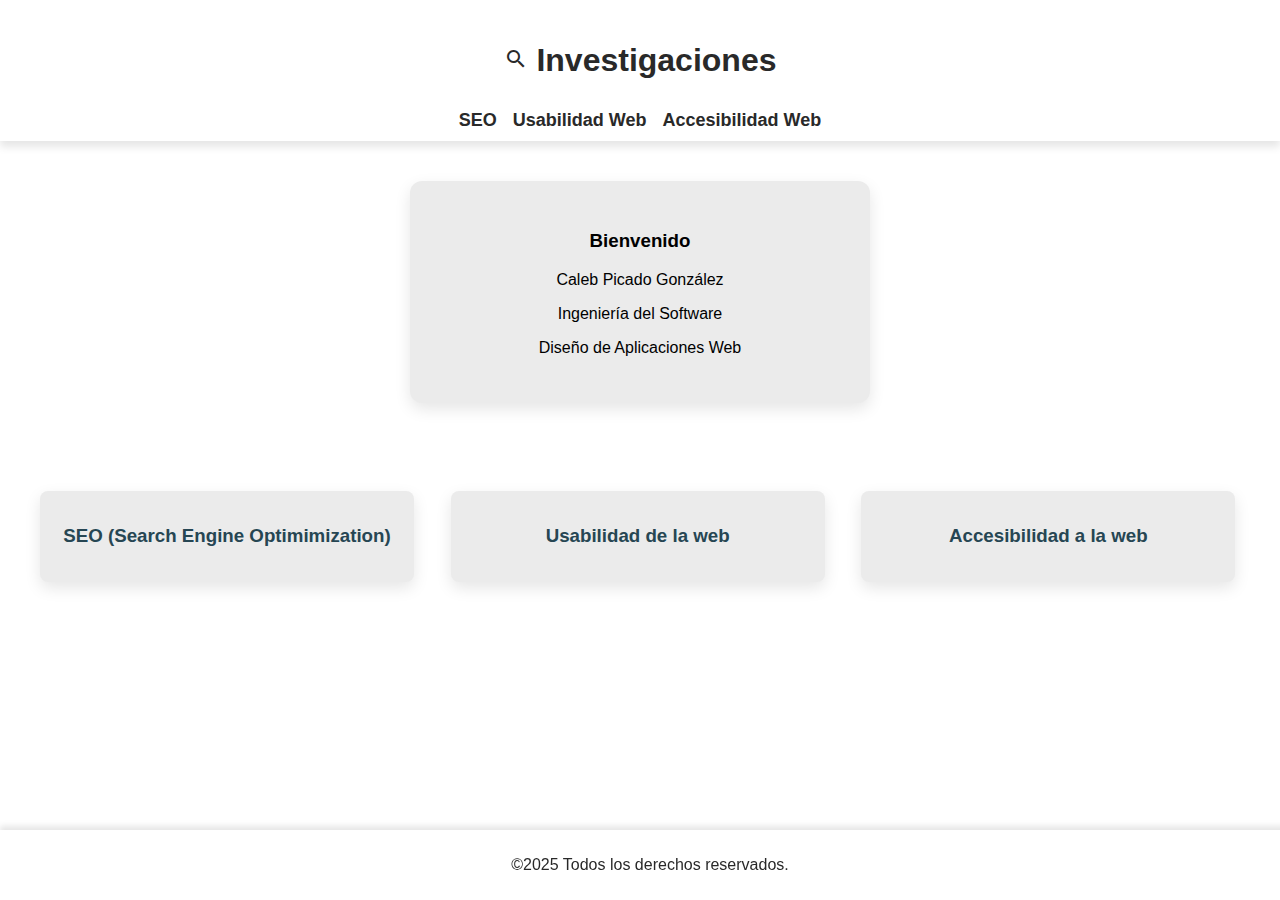
<file: index.html>
<!DOCTYPE html>
<html lang="es">

<head>
  <meta charset="UTF-8" />
  <meta name="viewport" content="width=device-width, initial-scale=1.0" />
  <title>Inicio - Investigaciones</title>
  <link rel="stylesheet" href="./css/IndexStyleSheet.css" />
  <link rel="stylesheet" href="./css/animate.min.css" />
  <link rel="stylesheet" href="https://fonts.googleapis.com/icon?family=Material+Icons" />
</head>

<body>
  <header>
    <a href="index.html" class="Titulo">
      <h2 class="animate__animated animate__fadeIn">
        <i class="material-icons">search</i>
        Investigaciones</h2>
    </a>
    <nav>
      <ul>
        <li><a href="./seo.html">SEO</a></li>
        <li><a href="./usabilidad.html">Usabilidad Web</a></li>
        <li><a href="./accesibilidad.html">Accesibilidad Web</a></li>
      </ul>
    </nav>
  </header>

  <main>
    <div class="Datos">
      <h3>Bienvenido</h3>
      <p>Caleb Picado González</p>
      <p>Ingeniería del Software</p>
      <p>Diseño de Aplicaciones Web</p>
    </div>

    <div class="Investigaciones">
      <a href="./seo.html">
        <div class="Investigacion">
          <h3>SEO (Search Engine Optimimization)</h3>
        </div>
      </a>
      <a href="./usabilidad.html">
        <div class="Investigacion">
          <h3>Usabilidad de la web</h3>
        </div>
      </a>
      <a href="./accesibilidad.html">
        <div class="Investigacion">
          <h3>Accesibilidad a la web</h3>
        </div>
      </a>
    </div>
      
      
  </main>

  <footer>
    <p>&copy;2025 Todos los derechos reservados.</p>
  </footer>
</body>

</html>
</file>
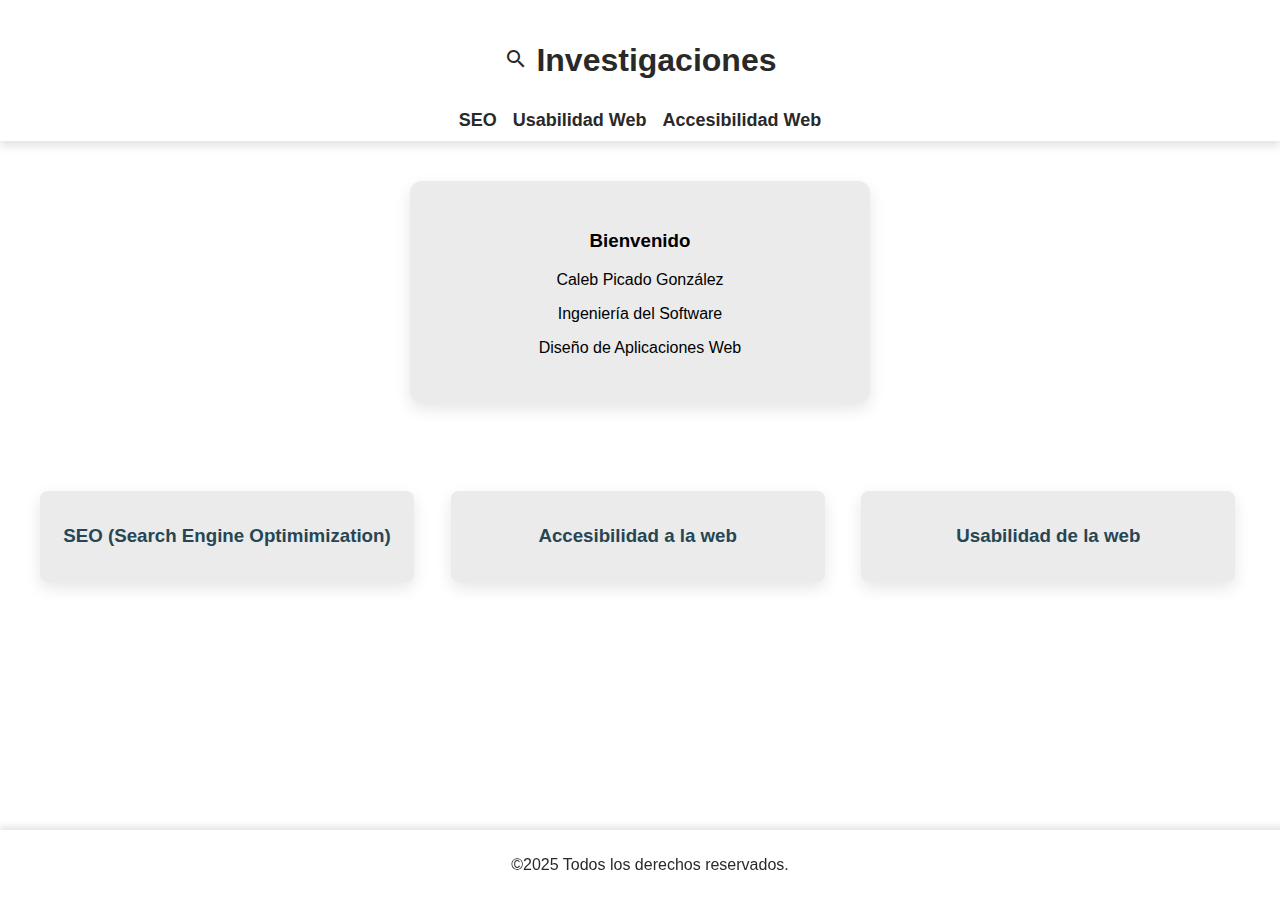
<file: Index.html>
<!DOCTYPE html>
<html lang="es">

<head>
  <meta charset="UTF-8" />
  <meta name="viewport" content="width=device-width, initial-scale=1.0" />
  <title>Inicio - Investigaciones</title>
  <link rel="stylesheet" href="./css/IndexStyleSheet.css" />
  <link rel="stylesheet" href="./css/animate.min.css" />
  <link rel="stylesheet" href="https://fonts.googleapis.com/icon?family=Material+Icons" />
</head>

<body>
  <header>
    <a href="Index.html" class="Titulo">
      <!-- <i class="material-icons" >search</i> -->
      <h2 class="animate__animated animate__fadeIn">
        <i class="material-icons">search</i>
        Investigaciones</h2>
    </a>
    <nav>
      <ul>
        <li><a href="Seo.html">SEO</a></li>
        <li><a href="Usabilidad.html">Usabilidad Web</a></li>
        <li><a href="Accesibilidad.html">Accesibilidad Web</a></li>
      </ul>
    </nav>
  </header>

  <main>
    <div class="Datos">
      <h3>Bienvenido</h3>
      <p>Caleb Picado González</p>
      <p>Ingeniería del Software</p>
      <p>Diseño de Aplicaciones Web</p>
    </div>

    <div class="Investigaciones">
      <a href="Seo.html">
        <div class="Investigacion">
          <h3>SEO (Search Engine Optimimization)</h3>
        </div>
      </a>
      <a href="Accesibilidad.html">
        <div class="Investigacion">
          <h3>Accesibilidad a la web</h3>
        </div>
      </a>
      <a href="Usabilidad.html">
        <div class="Investigacion">
          <h3>Usabilidad de la web</h3>
        </div>
      </a>
    </div>
  </main>

  <footer>
    <p>&copy;2025 Todos los derechos reservados.</p>
  </footer>
</body>

</html>
</file>
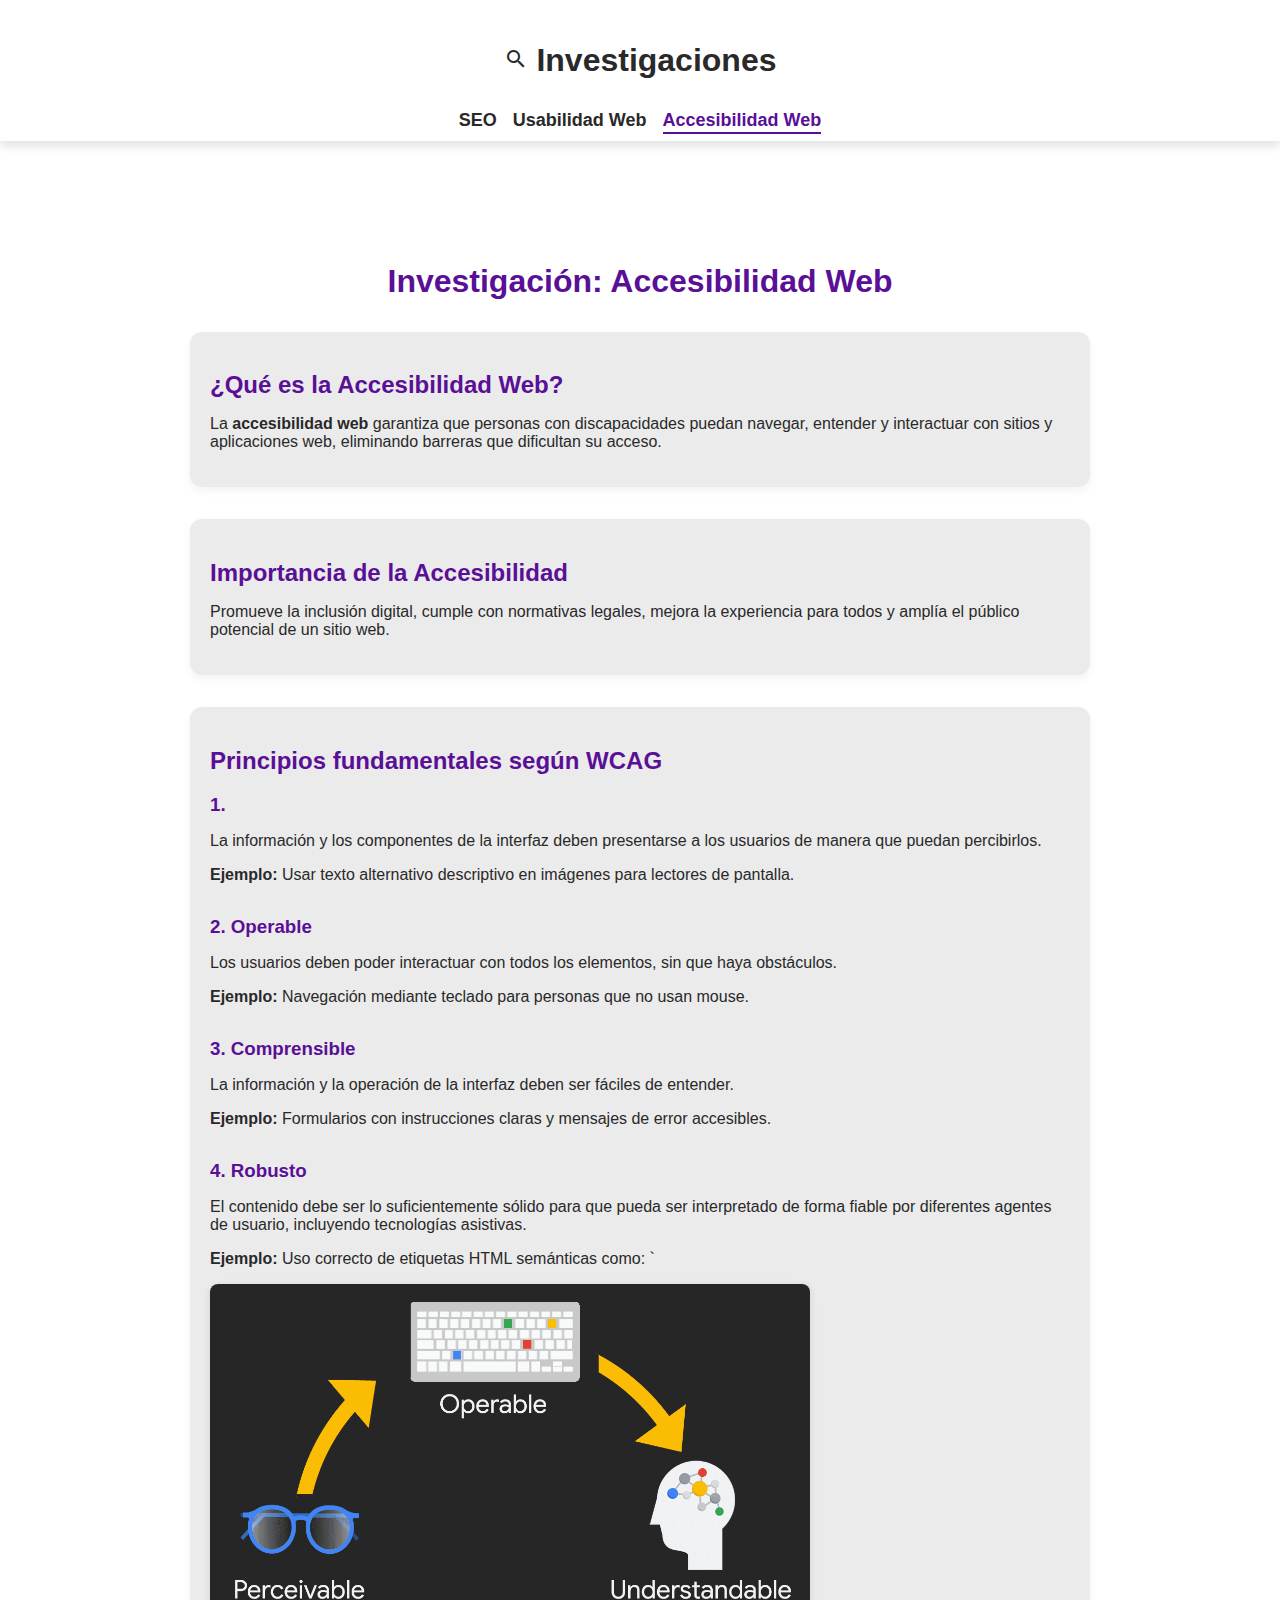
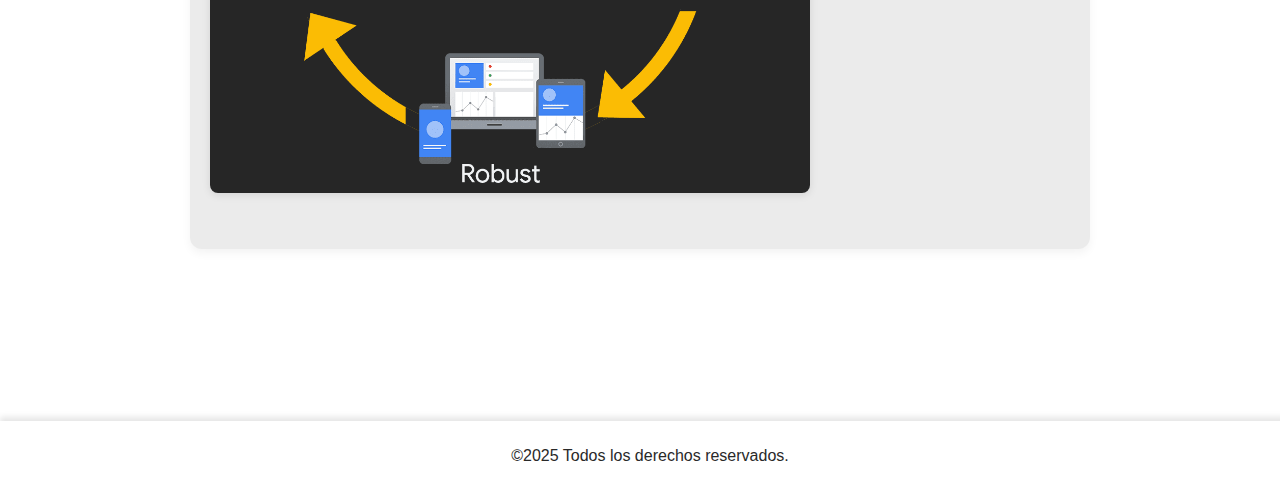
<file: Accesibilidad.html>
<!DOCTYPE html>
<html lang="es">

<head>
  <meta charset="UTF-8" />
  <meta name="viewport" content="width=device-width, initial-scale=1" />
  <title>Accesibilidad Web - Investigación</title>
  <link rel="stylesheet" href="./css/AccesibilidadStyleSheet.css" />
  <link rel="stylesheet" href="./css/animate.min.css" />
  <link rel="stylesheet" href="https://fonts.googleapis.com/icon?family=Material+Icons" />
</head>

<body>
  <header>
    <a href="Index.html" class="Titulo">
      <h2 class="animate__animated animate__fadeIn">
        <i class="material-icons">search</i>
        Investigaciones
      </h2>
    </a>
    <nav>
      <ul>
        <li><a href="Seo.html">SEO</a></li>
        <li><a href="Usabilidad.html">Usabilidad Web</a></li>
        <li><a href="Accesibilidad.html" class="activo">Accesibilidad Web</a></li>
      </ul>
    </nav>
  </header>

  <main class="contenedor">
    <h1 class="titulo-seccion">Investigación: Accesibilidad Web</h1>

    <section class="accesibilidad-bloque">
      <h2>¿Qué es la Accesibilidad Web?</h2>
      <p>
        La <strong>accesibilidad web</strong> garantiza que personas con discapacidades puedan navegar, entender y
        interactuar con sitios y aplicaciones web, eliminando barreras que dificultan su acceso.
      </p>
    </section>

    <section class="accesibilidad-bloque">
      <h2>Importancia de la Accesibilidad</h2>
      <p>
        Promueve la inclusión digital, cumple con normativas legales, mejora la experiencia para todos y amplía el público
        potencial de un sitio web.
      </p>
    </section>

    <section class="accesibilidad-bloque">
      <h2>Principios fundamentales según WCAG</h2>

      <article class="principio">
        <h3>1.  </h3>
        <p>La información y los componentes de la interfaz deben presentarse a los usuarios de manera que puedan percibirlos.</p>
        <p><strong>Ejemplo:</strong> Usar texto alternativo descriptivo en imágenes para lectores de pantalla.</p>
      </article>

      <article class="principio">
        <h3>2. Operable</h3>
        <p>Los usuarios deben poder interactuar con todos los elementos, sin que haya obstáculos.</p>
        <p><strong>Ejemplo:</strong> Navegación mediante teclado para personas que no usan mouse.</p>
      </article>

      <article class="principio">
        <h3>3. Comprensible</h3>
        <p>La información y la operación de la interfaz deben ser fáciles de entender.</p>
        <p><strong>Ejemplo:</strong> Formularios con instrucciones claras y mensajes de error accesibles.</p>
      </article>

      <article class="principio">
        <h3>4. Robusto</h3>
        <p>El contenido debe ser lo suficientemente sólido para que pueda ser interpretado de forma fiable por diferentes agentes de usuario, incluyendo tecnologías asistivas.</p>
        <p><strong>Ejemplo:</strong> Uso correcto de etiquetas HTML semánticas como: `</p>
        <img src="./imgs/perceivable-operable-un-3ca2c38c67bb1.png" alt="Ejemplo de estructura semántica" />
      </article>
    </section>
  </main>

  <footer>
    <p>&copy;2025 Todos los derechos reservados.</p>
  </footer>
</body>

</html>
</file>
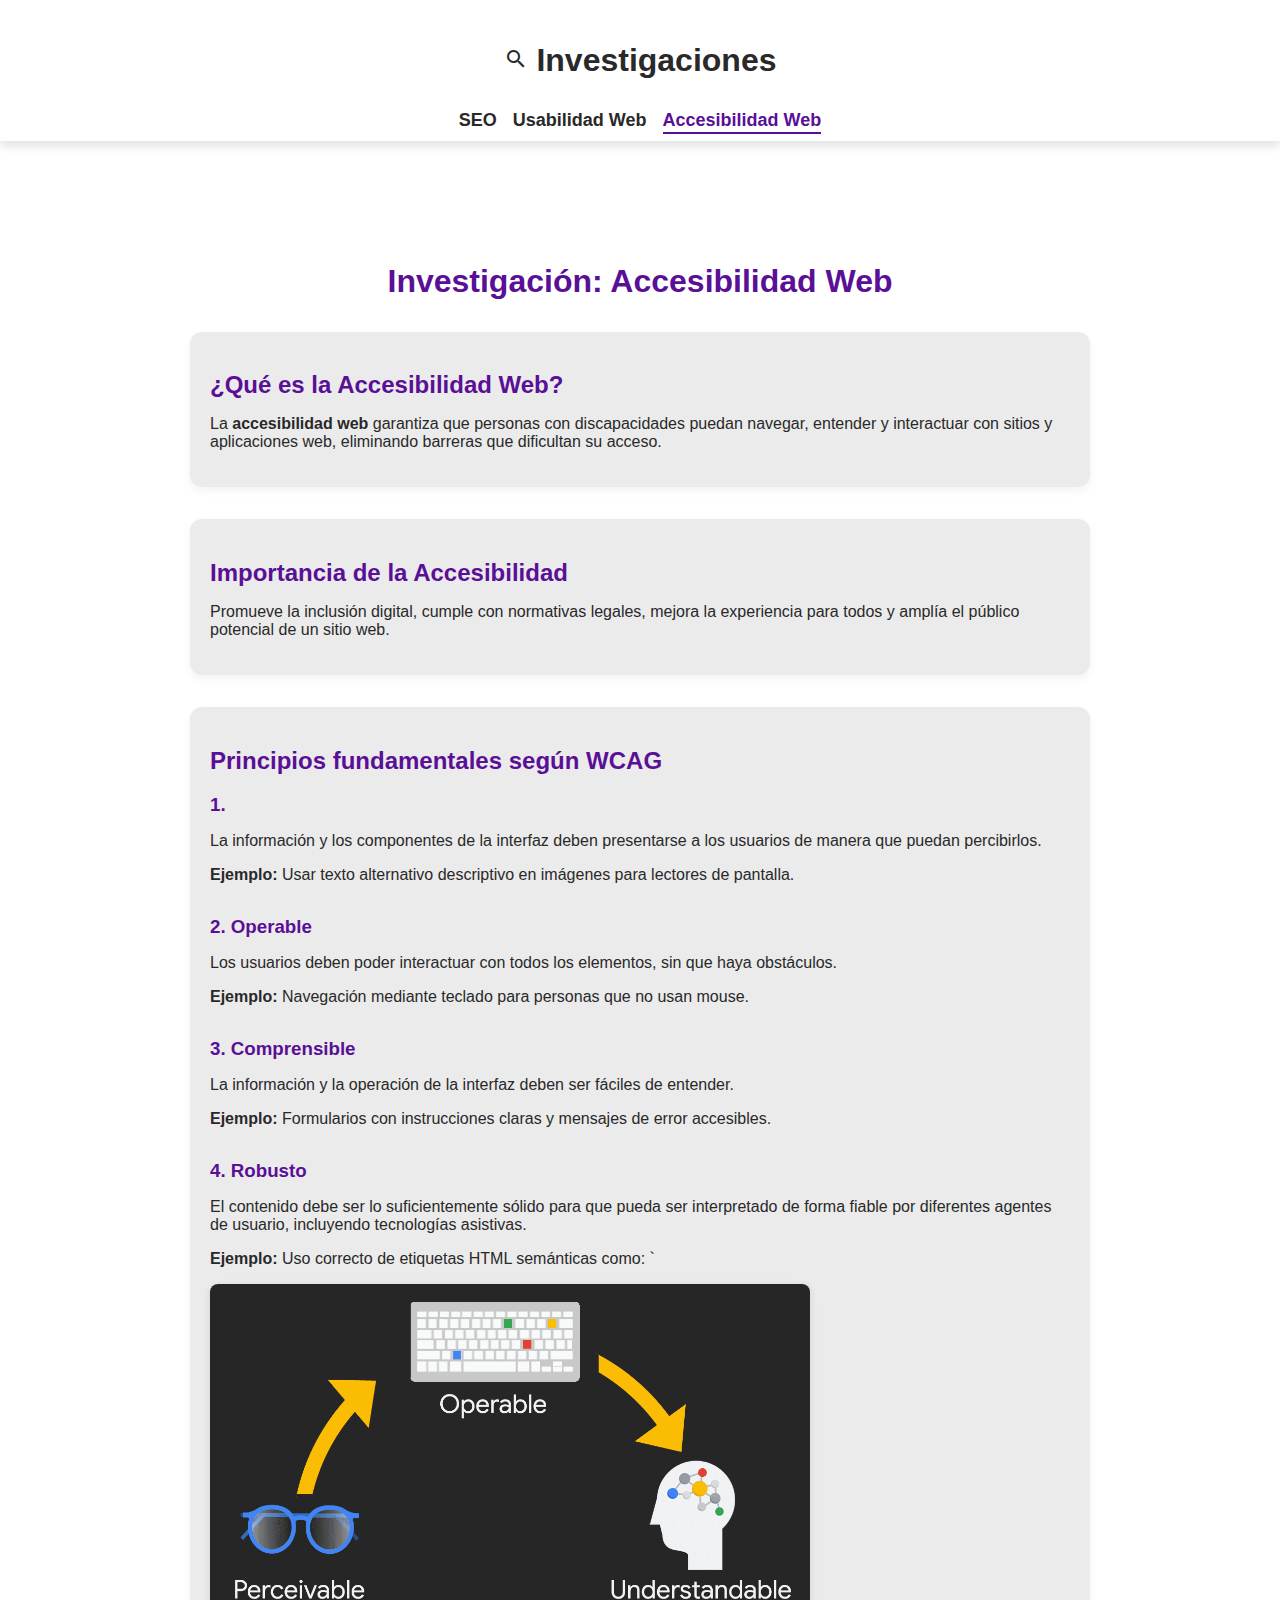
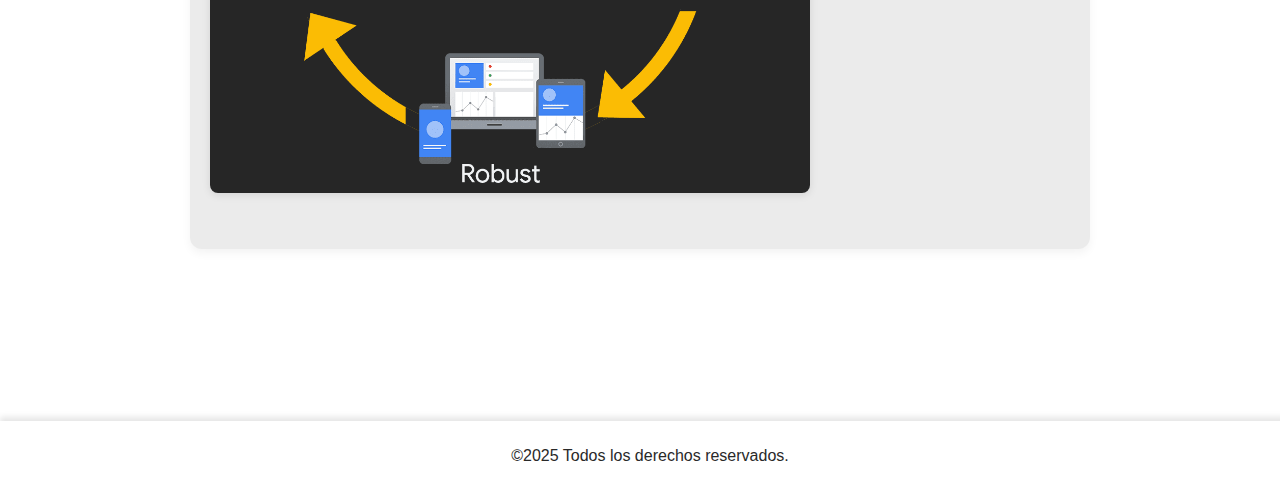
<file: accesibilidad.html>
<!DOCTYPE html>
<html lang="es">

<head>
  <meta charset="UTF-8" />
  <meta name="viewport" content="width=device-width, initial-scale=1" />
  <title>Accesibilidad Web - Investigación</title>
  <link rel="stylesheet" href="./css/AccesibilidadStyleSheet.css" />
  <link rel="stylesheet" href="./css/animate.min.css" />
  <link rel="stylesheet" href="https://fonts.googleapis.com/icon?family=Material+Icons" />
</head>

<body>
  <header>
    <a href="./index.html" class="Titulo">
      <h2 class="animate__animated animate__fadeIn">
        <i class="material-icons">search</i>
        Investigaciones
      </h2>
    </a>
    <nav>
      <ul>
        <li><a href="./seo.html">SEO</a></li>
        <li><a href="./usabilidad.html">Usabilidad Web</a></li>
        <li><a href="./accesibilidad.html" class="activo">Accesibilidad Web</a></li>
      </ul>
    </nav>
  </header>

  <main class="contenedor">
    <h1 class="titulo-seccion">Investigación: Accesibilidad Web</h1>

    <section class="accesibilidad-bloque">
      <h2>¿Qué es la Accesibilidad Web?</h2>
      <p>
        La <strong>accesibilidad web</strong> garantiza que personas con discapacidades puedan navegar, entender y
        interactuar con sitios y aplicaciones web, eliminando barreras que dificultan su acceso.
      </p>
    </section>

    <section class="accesibilidad-bloque">
      <h2>Importancia de la Accesibilidad</h2>
      <p>
        Promueve la inclusión digital, cumple con normativas legales, mejora la experiencia para todos y amplía el público
        potencial de un sitio web.
      </p>
    </section>

    <section class="accesibilidad-bloque">
      <h2>Principios fundamentales según WCAG</h2>

      <article class="principio">
        <h3>1.  </h3>
        <p>La información y los componentes de la interfaz deben presentarse a los usuarios de manera que puedan percibirlos.</p>
        <p><strong>Ejemplo:</strong> Usar texto alternativo descriptivo en imágenes para lectores de pantalla.</p>
      </article>

      <article class="principio">
        <h3>2. Operable</h3>
        <p>Los usuarios deben poder interactuar con todos los elementos, sin que haya obstáculos.</p>
        <p><strong>Ejemplo:</strong> Navegación mediante teclado para personas que no usan mouse.</p>
      </article>

      <article class="principio">
        <h3>3. Comprensible</h3>
        <p>La información y la operación de la interfaz deben ser fáciles de entender.</p>
        <p><strong>Ejemplo:</strong> Formularios con instrucciones claras y mensajes de error accesibles.</p>
      </article>

      <article class="principio">
        <h3>4. Robusto</h3>
        <p>El contenido debe ser lo suficientemente sólido para que pueda ser interpretado de forma fiable por diferentes agentes de usuario, incluyendo tecnologías asistivas.</p>
        <p><strong>Ejemplo:</strong> Uso correcto de etiquetas HTML semánticas como: `</p>
        <img src="./imgs/perceivable-operable-un-3ca2c38c67bb1.png" alt="Ejemplo de estructura semántica" />
      </article>
    </section>
  </main>

  <footer>
    <p>&copy;2025 Todos los derechos reservados.</p>
  </footer>
</body>

</html>
</file>
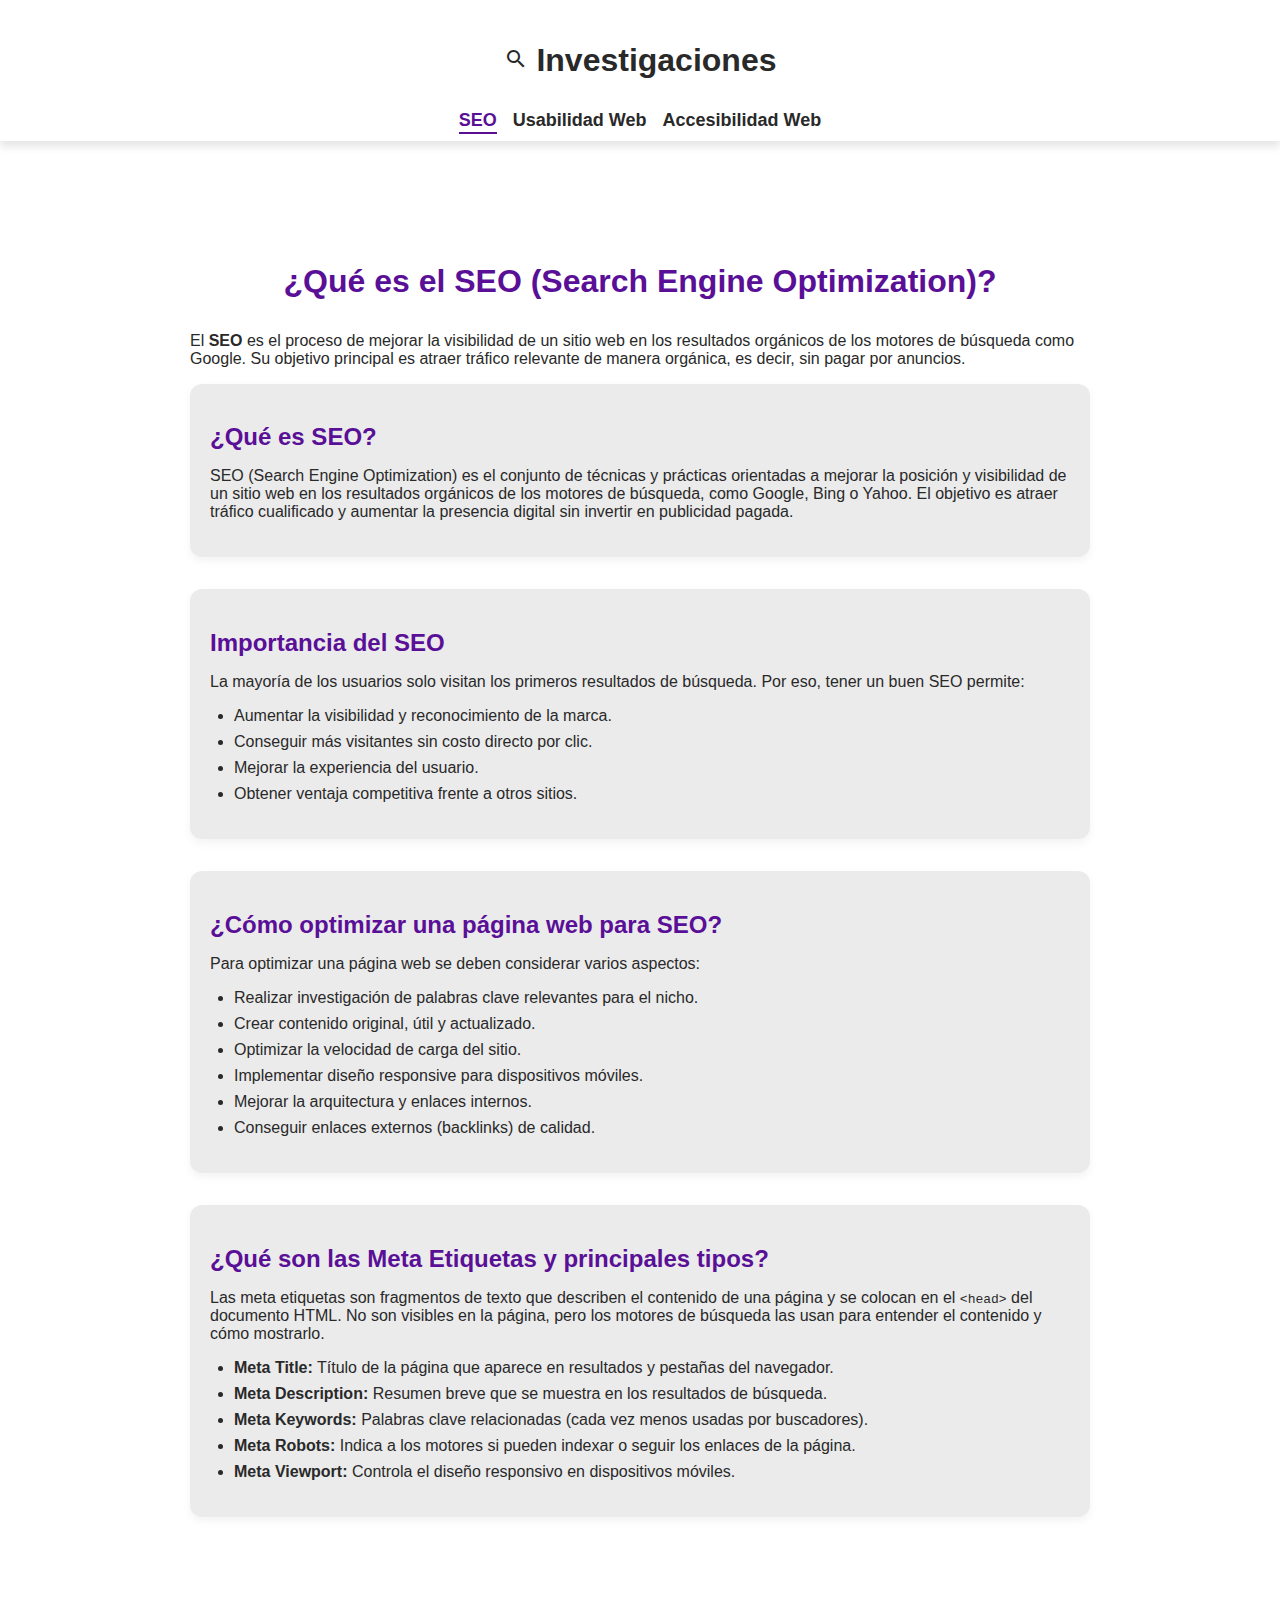
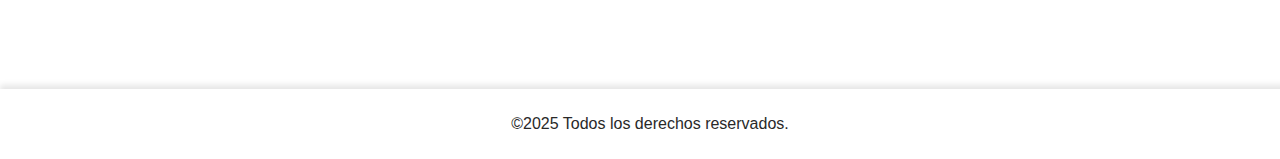
<file: Seo.html>
<!DOCTYPE html>
<html lang="es">

<head>
  <meta charset="UTF-8" />
  <meta name="viewport" content="width=device-width, initial-scale=1" />
  <title>SEO - Investigación</title>
  <link rel="stylesheet" href="./css/SeoStyleSheet.css" />
  <link rel="stylesheet" href="./css/animate.min.css" />
  <link rel="stylesheet" href="https://fonts.googleapis.com/icon?family=Material+Icons" />
</head>

<body>
  <header>
    <a href="Index.html" class="Titulo">
      <h2 class="animate__animated animate__fadeIn">
        <i class="material-icons">search</i>
        Investigaciones
      </h2>
    </a>
    <nav>
      <ul>
        <li><a href="Seo.html" class="activo">SEO</a></li>
        <li><a href="Usabilidad.html">Usabilidad Web</a></li>
        <li><a href="Accesibilidad.html">Accesibilidad Web</a></li>
      </ul>
    </nav>
  </header>

  <main class="contenedor">
    <h1 class="titulo-seccion">¿Qué es el SEO (Search Engine Optimization)?</h1>
    <p>
      El <strong>SEO</strong> es el proceso de mejorar la visibilidad de un sitio web en los resultados orgánicos de los
      motores de búsqueda como Google. Su objetivo principal es atraer tráfico relevante de manera orgánica, es decir,
      sin pagar por anuncios.
    </p>


    <section class="seo-bloque">
      <h2>¿Qué es SEO?</h2>
      <p>
        SEO (Search Engine Optimization) es el conjunto de técnicas y prácticas orientadas a mejorar la posición
        y visibilidad de un sitio web en los resultados orgánicos de los motores de búsqueda, como Google, Bing o Yahoo.
        El objetivo es atraer tráfico cualificado y aumentar la presencia digital sin invertir en publicidad pagada.
      </p>
    </section>

    <section class="seo-bloque">
      <h2>Importancia del SEO</h2>
      <p>
        La mayoría de los usuarios solo visitan los primeros resultados de búsqueda. Por eso, tener un buen SEO permite:
      </p>
      <ul>
        <li>Aumentar la visibilidad y reconocimiento de la marca.</li>
        <li>Conseguir más visitantes sin costo directo por clic.</li>
        <li>Mejorar la experiencia del usuario.</li>
        <li>Obtener ventaja competitiva frente a otros sitios.</li>
      </ul>
    </section>

    <section class="seo-bloque">
      <h2>¿Cómo optimizar una página web para SEO?</h2>
      <p>
        Para optimizar una página web se deben considerar varios aspectos:
      </p>
      <ul>
        <li>Realizar investigación de palabras clave relevantes para el nicho.</li>
        <li>Crear contenido original, útil y actualizado.</li>
        <li>Optimizar la velocidad de carga del sitio.</li>
        <li>Implementar diseño responsive para dispositivos móviles.</li>
        <li>Mejorar la arquitectura y enlaces internos.</li>
        <li>Conseguir enlaces externos (backlinks) de calidad.</li>
      </ul>
    </section>

    <section class="seo-bloque">
      <h2>¿Qué son las Meta Etiquetas y principales tipos?</h2>
      <p>
        Las meta etiquetas son fragmentos de texto que describen el contenido de una página y se colocan en el
        <code>&lt;head&gt;</code> del documento HTML. No son visibles en la página, pero los motores de búsqueda las
        usan para entender el contenido y cómo mostrarlo.
      </p>
      <ul>
        <li><strong>Meta Title:</strong> Título de la página que aparece en resultados y pestañas del navegador.</li>
        <li><strong>Meta Description:</strong> Resumen breve que se muestra en los resultados de búsqueda.</li>
        <li><strong>Meta Keywords:</strong> Palabras clave relacionadas (cada vez menos usadas por buscadores).</li>
        <li><strong>Meta Robots:</strong> Indica a los motores si pueden indexar o seguir los enlaces de la página.</li>
        <li><strong>Meta Viewport:</strong> Controla el diseño responsivo en dispositivos móviles.</li>
      </ul>
    </section>
  </main>

  <footer>
    <p>&copy;2025 Todos los derechos reservados.</p>
  </footer>
</body>

</html>
</file>
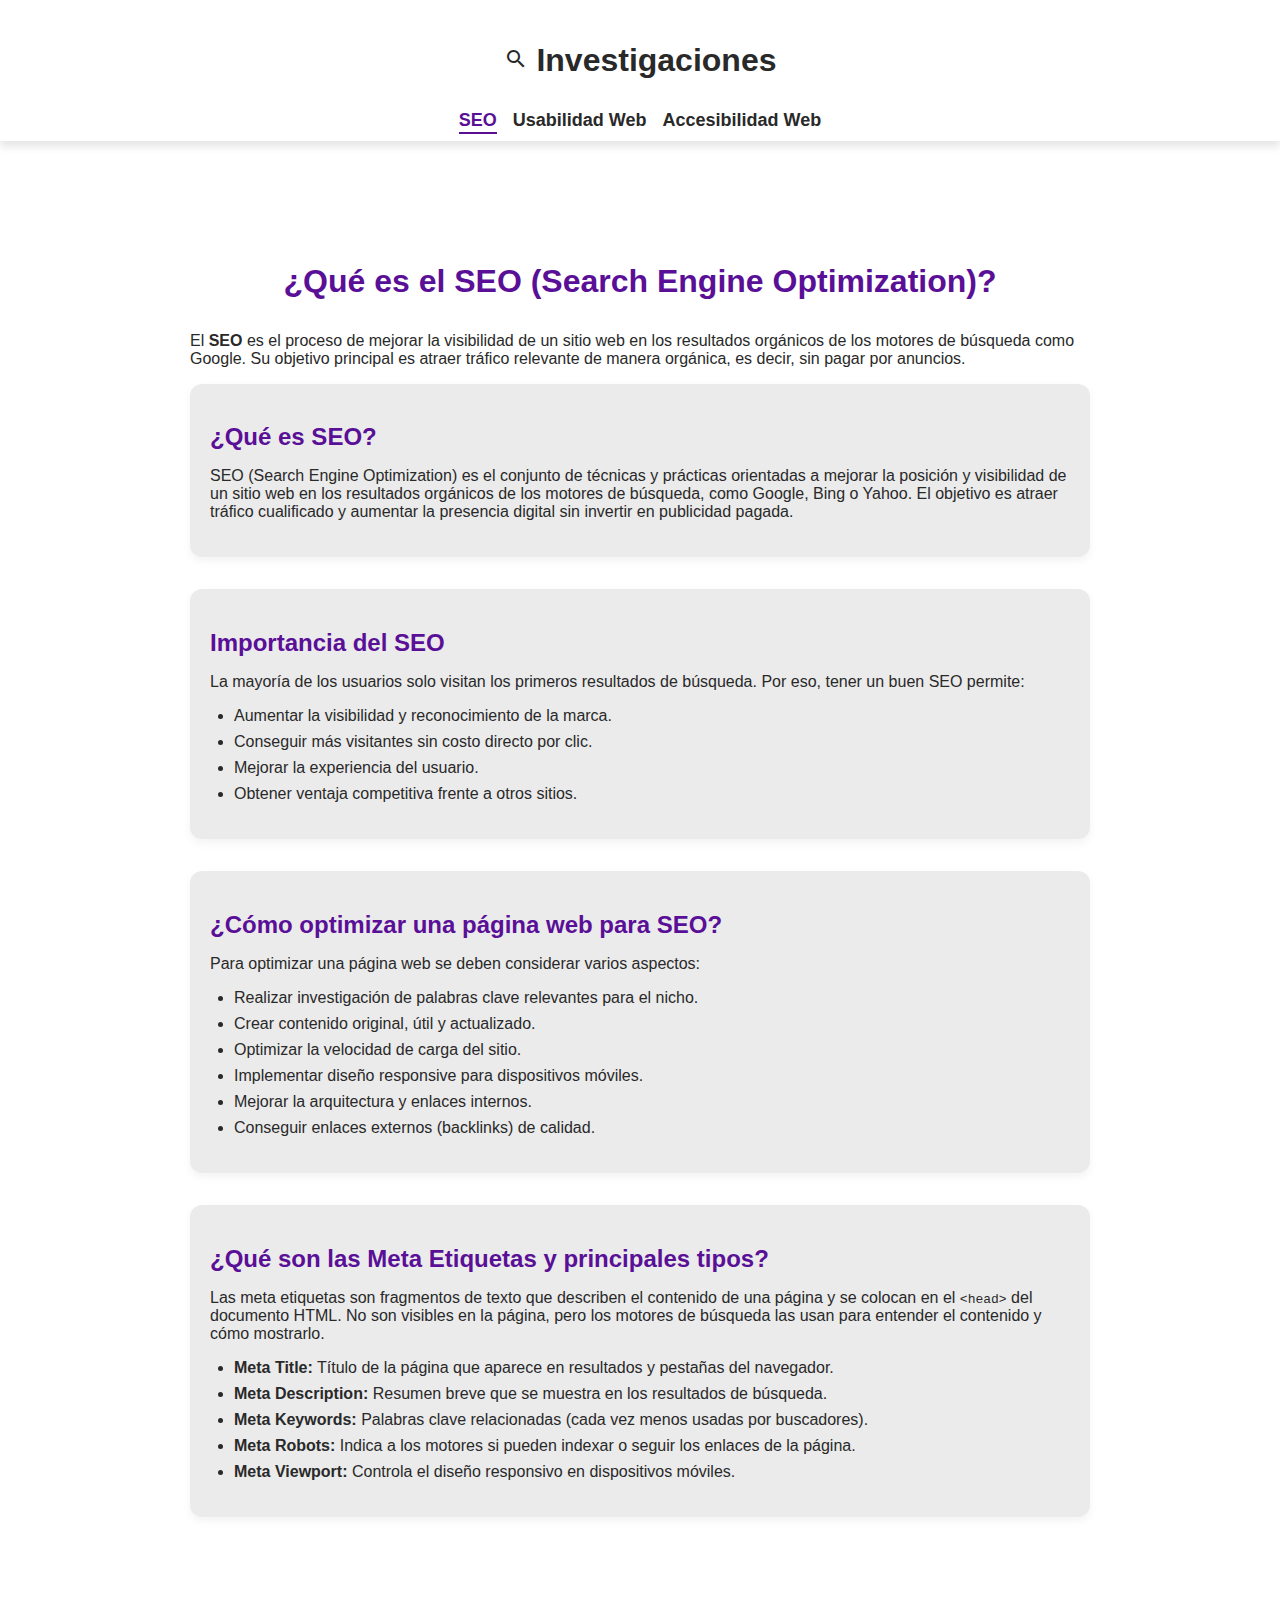
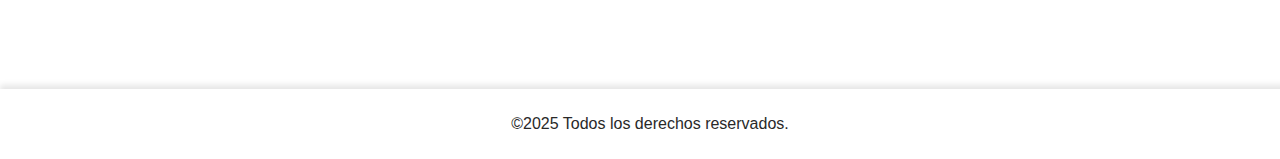
<file: seo.html>
<!DOCTYPE html>
<html lang="es">

<head>
  <meta charset="UTF-8" />
  <meta name="viewport" content="width=device-width, initial-scale=1" />
  <title>SEO - Investigación</title>
  <link rel="stylesheet" href="./css/SeoStyleSheet.css" />
  <link rel="stylesheet" href="./css/animate.min.css" />
  <link rel="stylesheet" href="https://fonts.googleapis.com/icon?family=Material+Icons" />
</head>

<body>
  <header>
    <a href="index.html" class="Titulo">
      <h2 class="animate__animated animate__fadeIn">
        <i class="material-icons">search</i>
        Investigaciones
      </h2>
    </a>
    <nav>
      <ul>
        <li><a href="seo.html" class="activo">SEO</a></li>
        <li><a href="usabilidad.html">Usabilidad Web</a></li>
        <li><a href="accesibilidad.html">Accesibilidad Web</a></li>
      </ul>
    </nav>
  </header>

  <main class="contenedor">
    <h1 class="titulo-seccion">¿Qué es el SEO (Search Engine Optimization)?</h1>
    <p>
      El <strong>SEO</strong> es el proceso de mejorar la visibilidad de un sitio web en los resultados orgánicos de los
      motores de búsqueda como Google. Su objetivo principal es atraer tráfico relevante de manera orgánica, es decir,
      sin pagar por anuncios.
    </p>


    <section class="seo-bloque">
      <h2>¿Qué es SEO?</h2>
      <p>
        SEO (Search Engine Optimization) es el conjunto de técnicas y prácticas orientadas a mejorar la posición
        y visibilidad de un sitio web en los resultados orgánicos de los motores de búsqueda, como Google, Bing o Yahoo.
        El objetivo es atraer tráfico cualificado y aumentar la presencia digital sin invertir en publicidad pagada.
      </p>
    </section>

    <section class="seo-bloque">
      <h2>Importancia del SEO</h2>
      <p>
        La mayoría de los usuarios solo visitan los primeros resultados de búsqueda. Por eso, tener un buen SEO permite:
      </p>
      <ul>
        <li>Aumentar la visibilidad y reconocimiento de la marca.</li>
        <li>Conseguir más visitantes sin costo directo por clic.</li>
        <li>Mejorar la experiencia del usuario.</li>
        <li>Obtener ventaja competitiva frente a otros sitios.</li>
      </ul>
    </section>

    <section class="seo-bloque">
      <h2>¿Cómo optimizar una página web para SEO?</h2>
      <p>
        Para optimizar una página web se deben considerar varios aspectos:
      </p>
      <ul>
        <li>Realizar investigación de palabras clave relevantes para el nicho.</li>
        <li>Crear contenido original, útil y actualizado.</li>
        <li>Optimizar la velocidad de carga del sitio.</li>
        <li>Implementar diseño responsive para dispositivos móviles.</li>
        <li>Mejorar la arquitectura y enlaces internos.</li>
        <li>Conseguir enlaces externos (backlinks) de calidad.</li>
      </ul>
    </section>

    <section class="seo-bloque">
      <h2>¿Qué son las Meta Etiquetas y principales tipos?</h2>
      <p>
        Las meta etiquetas son fragmentos de texto que describen el contenido de una página y se colocan en el
        <code>&lt;head&gt;</code> del documento HTML. No son visibles en la página, pero los motores de búsqueda las
        usan para entender el contenido y cómo mostrarlo.
      </p>
      <ul>
        <li><strong>Meta Title:</strong> Título de la página que aparece en resultados y pestañas del navegador.</li>
        <li><strong>Meta Description:</strong> Resumen breve que se muestra en los resultados de búsqueda.</li>
        <li><strong>Meta Keywords:</strong> Palabras clave relacionadas (cada vez menos usadas por buscadores).</li>
        <li><strong>Meta Robots:</strong> Indica a los motores si pueden indexar o seguir los enlaces de la página.</li>
        <li><strong>Meta Viewport:</strong> Controla el diseño responsivo en dispositivos móviles.</li>
      </ul>
    </section>
  </main>

  <footer>
    <p>&copy;2025 Todos los derechos reservados.</p>
  </footer>
</body>

</html>
</file>
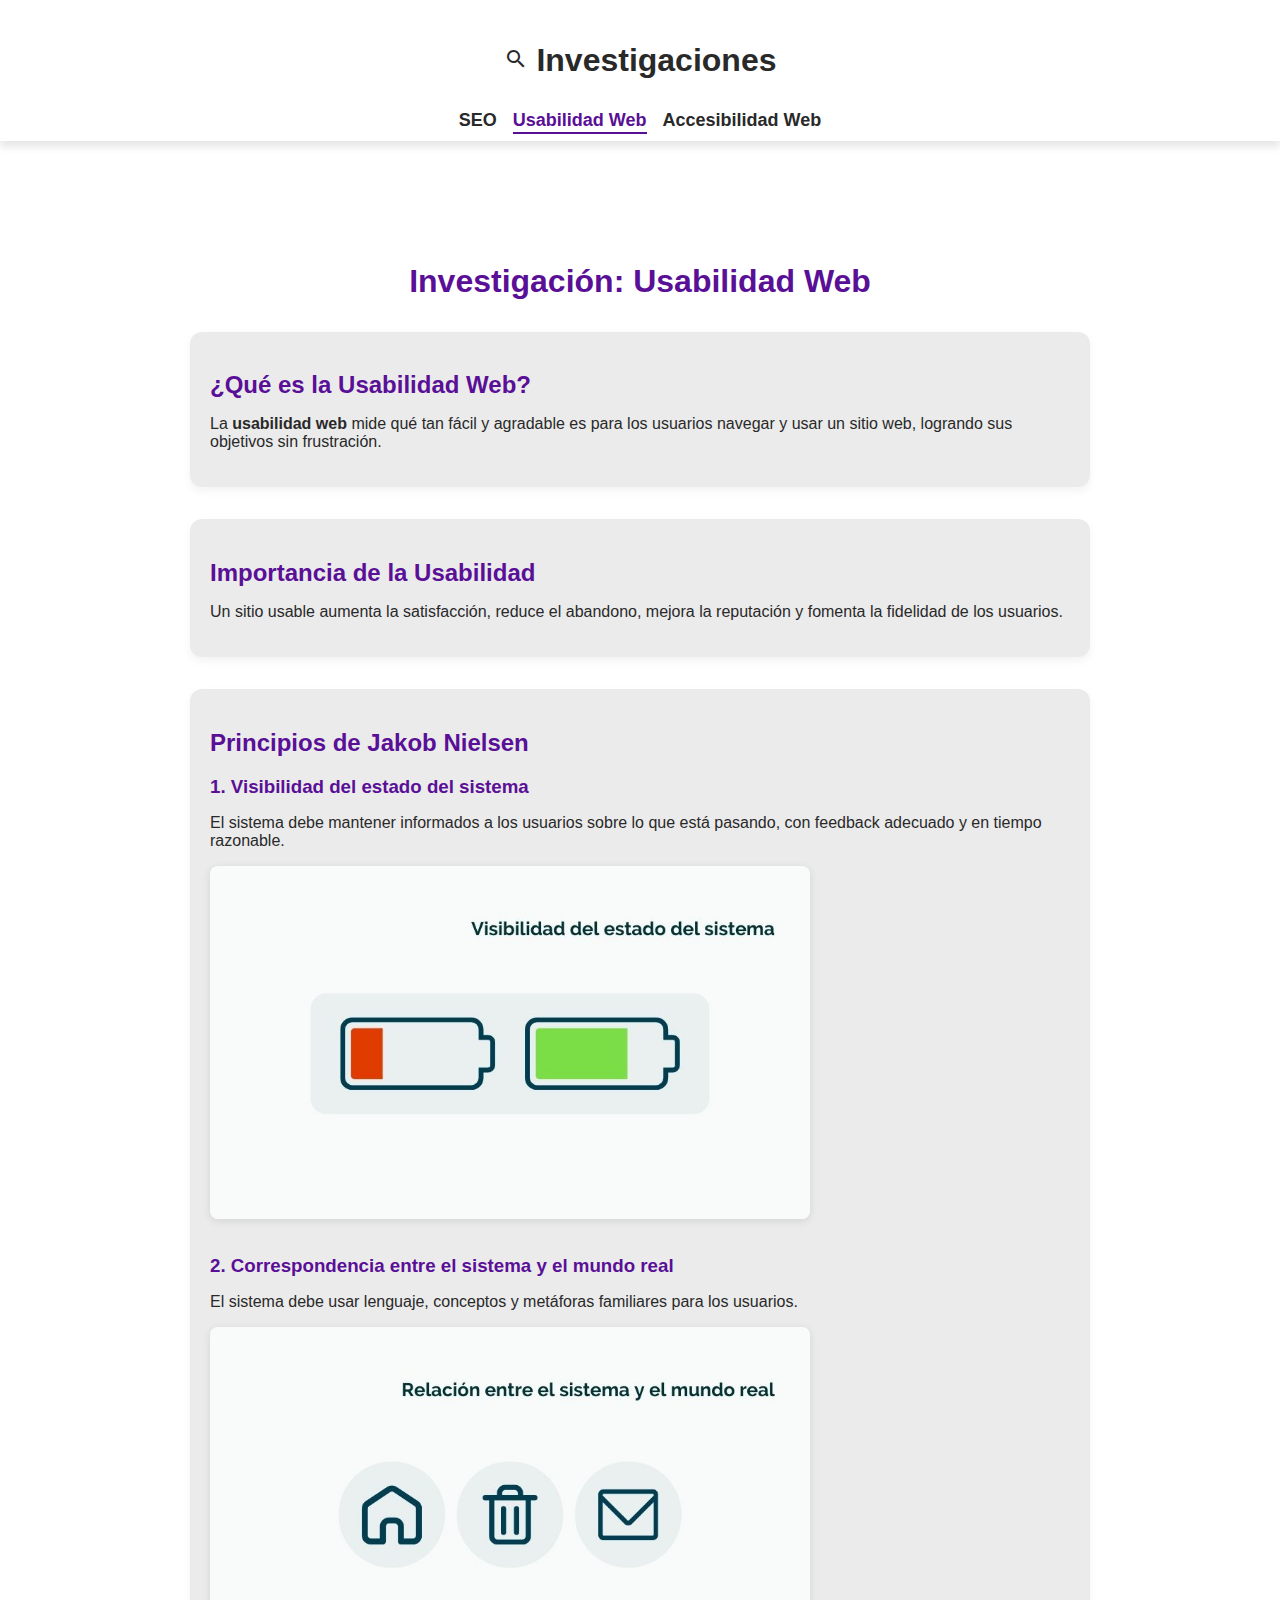
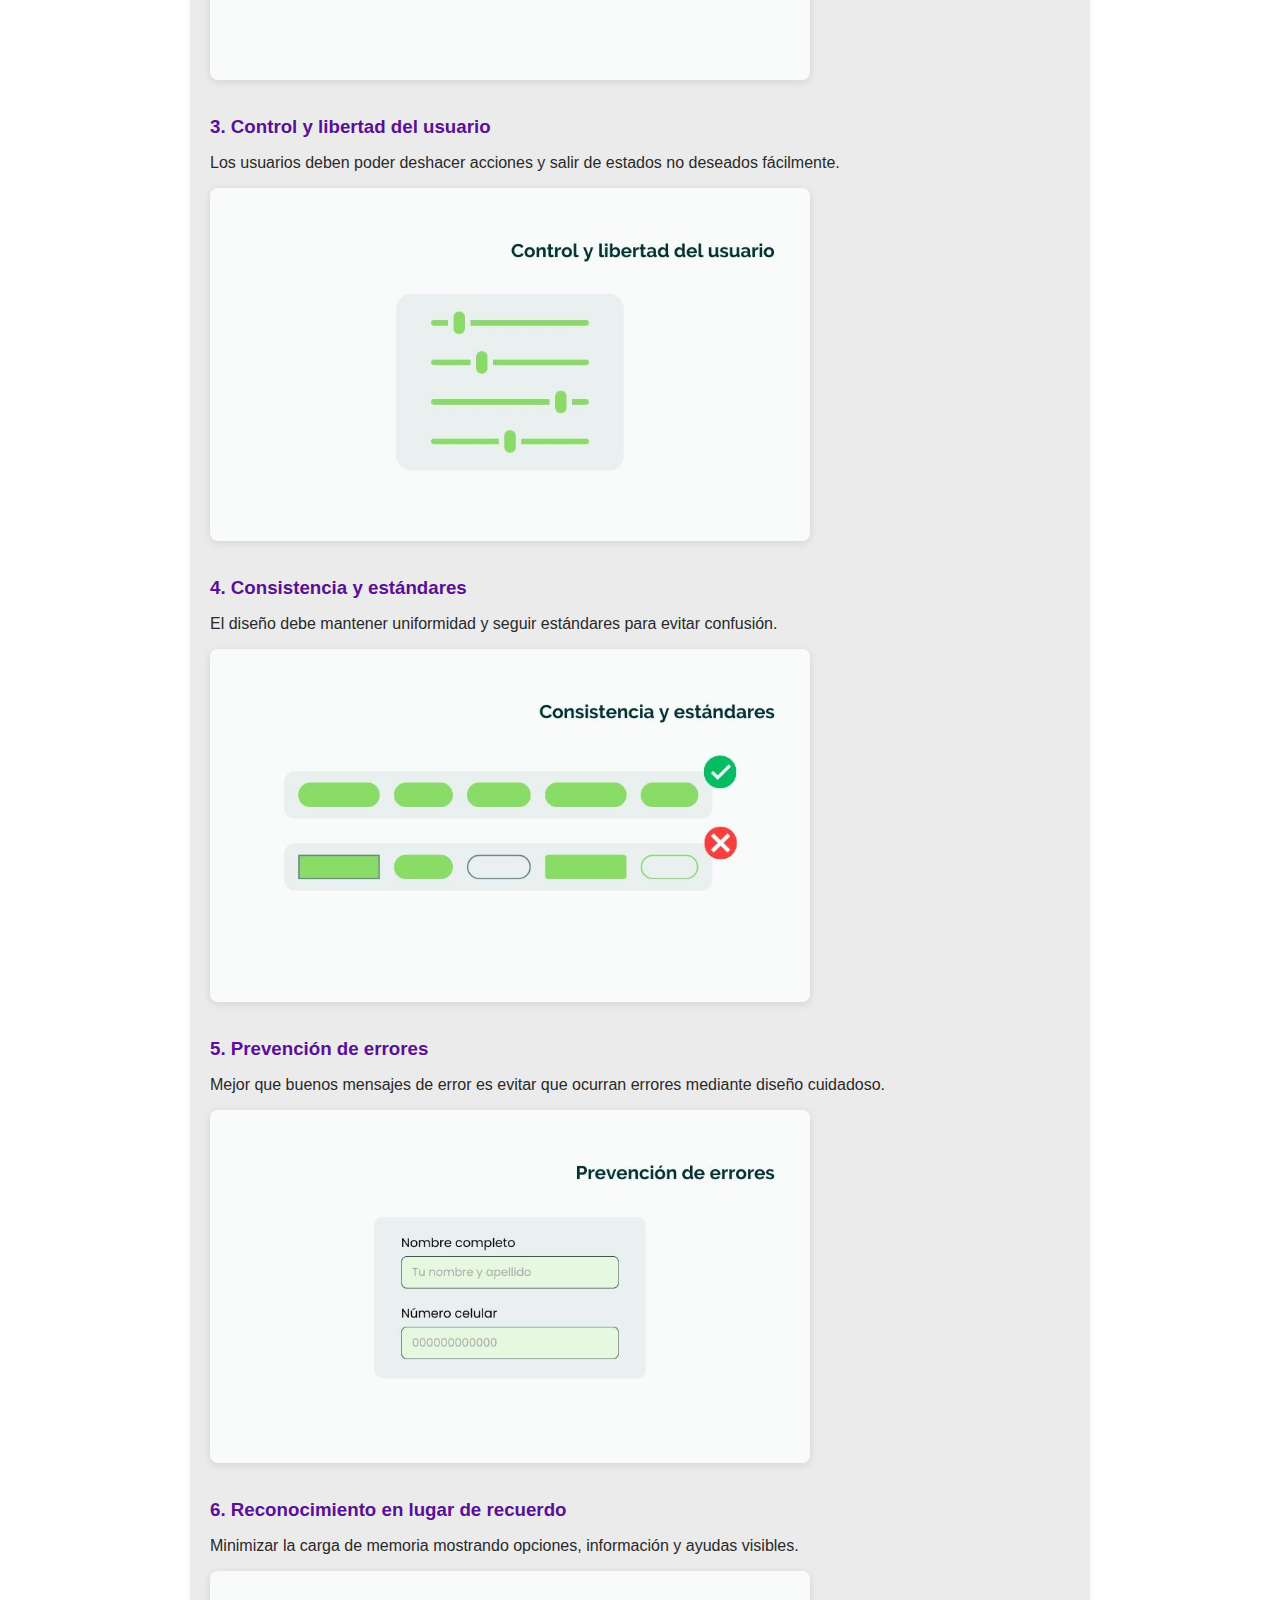
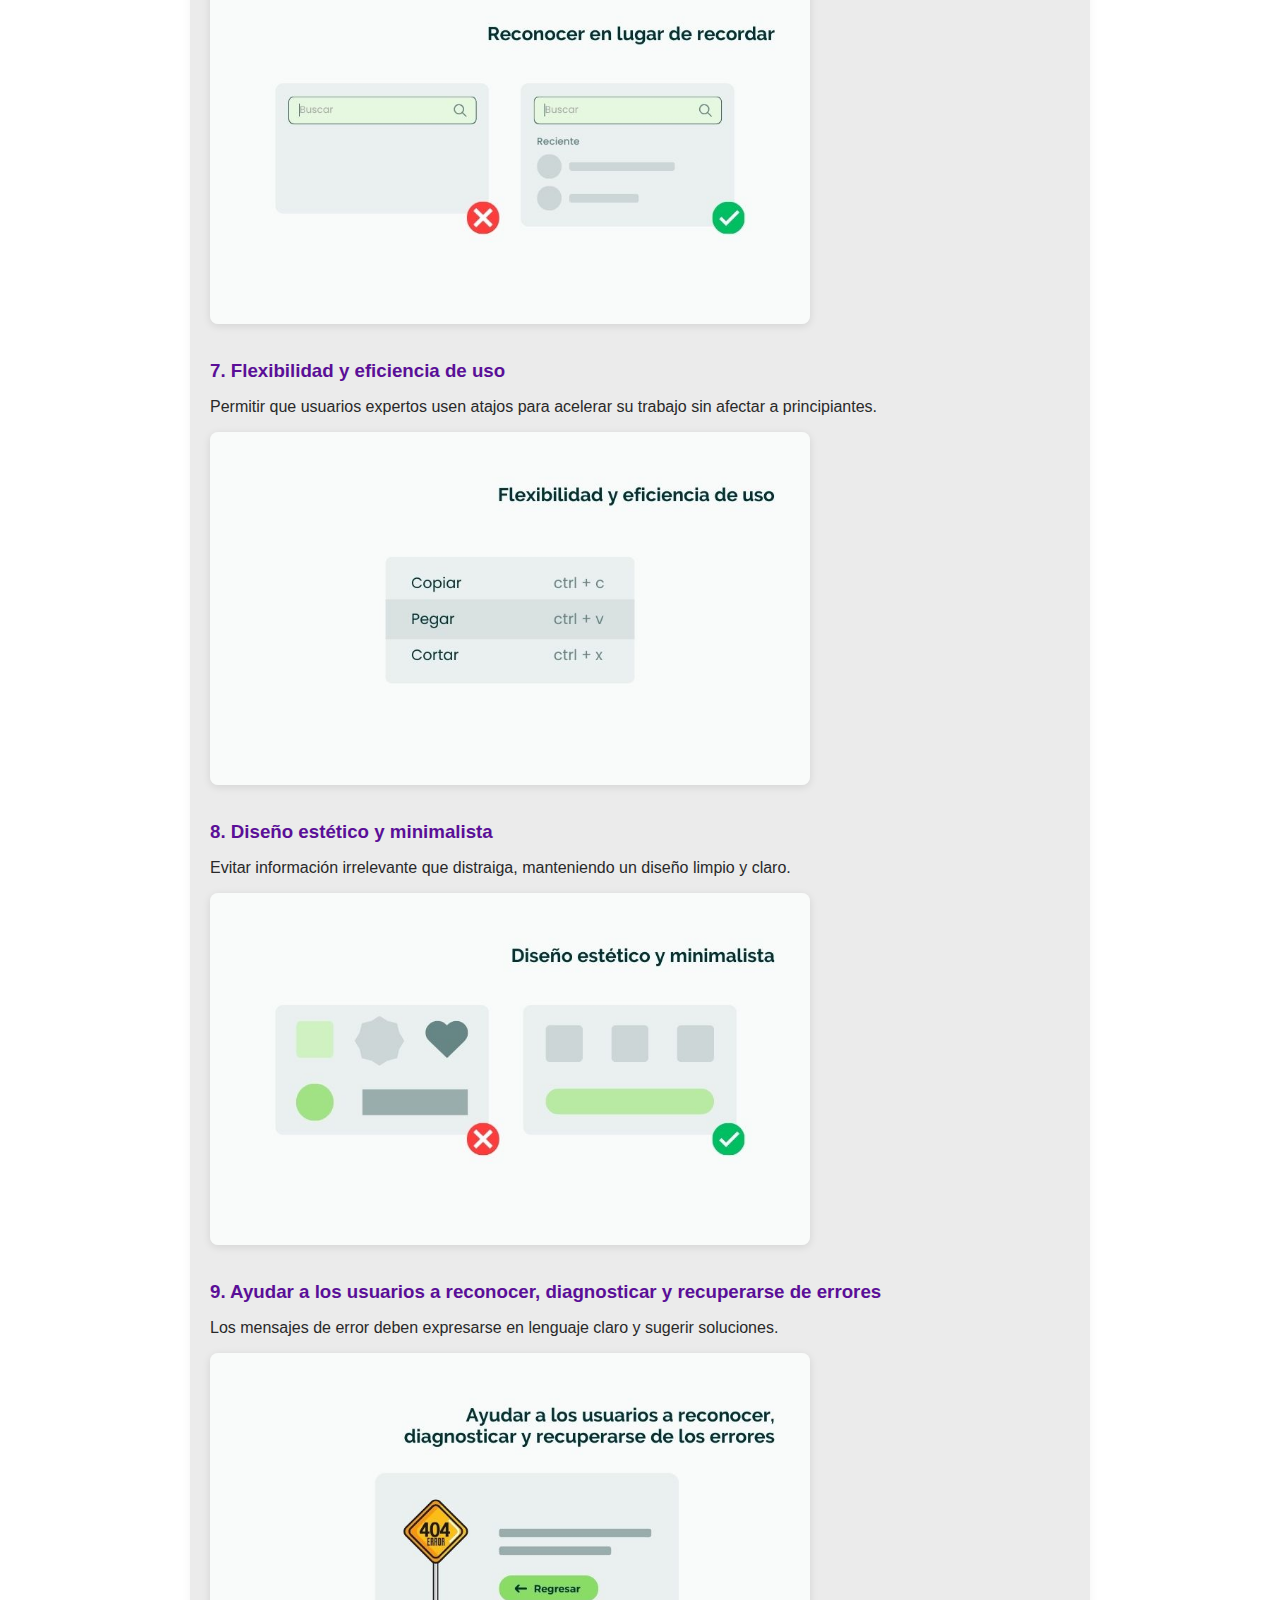
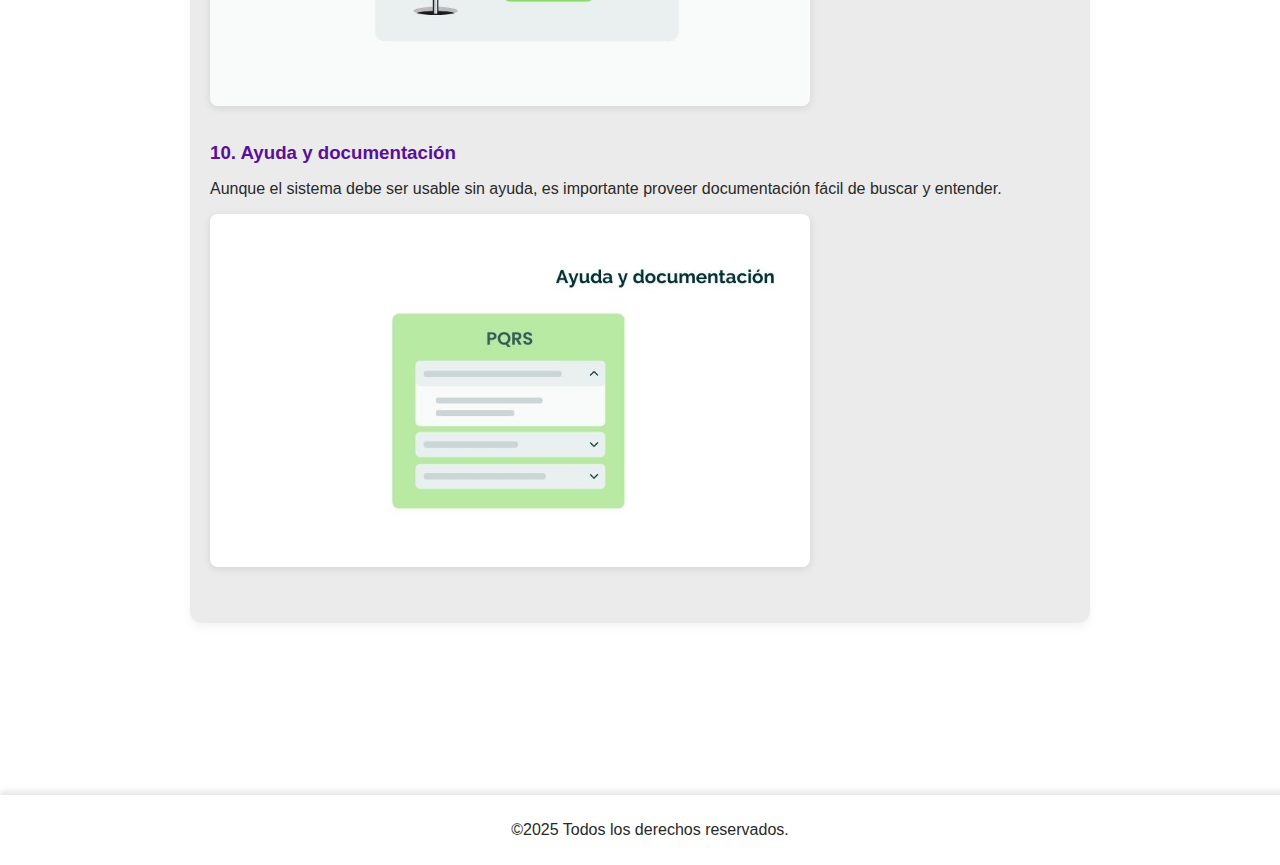
<file: Usabilidad.html>
<!DOCTYPE html>
<html lang="es">

<head>
  <meta charset="UTF-8" />
  <meta name="viewport" content="width=device-width, initial-scale=1" />
  <title>Usabilidad Web - Investigación</title>
  <link rel="stylesheet" href="./css/UsabilidadStyleSheet.css" />
  <link rel="stylesheet" href="./css/animate.min.css" />
  <link rel="stylesheet" href="https://fonts.googleapis.com/icon?family=Material+Icons" />
</head>

<body>
  <header>
    <a href="Index.html" class="Titulo">
      <h2 class="animate__animated animate__fadeIn">
        <i class="material-icons">search</i>
        Investigaciones
      </h2>
    </a>
    <nav>
      <ul>
        <li><a href="Seo.html">SEO</a></li>
        <li><a href="Usabilidad.html" class="activo">Usabilidad Web</a></li>
        <li><a href="Accesibilidad.html">Accesibilidad Web</a></li>
      </ul>
    </nav>
  </header>

  <main class="contenedor">
    <h1 class="titulo-seccion">Investigación: Usabilidad Web</h1>

    <section class="usabilidad-bloque">
      <h2>¿Qué es la Usabilidad Web?</h2>
      <p>
        La <strong>usabilidad web</strong> mide qué tan fácil y agradable es para los usuarios navegar y usar un sitio web, logrando sus objetivos sin frustración.
      </p>
    </section>

    <section class="usabilidad-bloque">
      <h2>Importancia de la Usabilidad</h2>
      <p>
        Un sitio usable aumenta la satisfacción, reduce el abandono, mejora la reputación y fomenta la fidelidad de los usuarios.
      </p>
    </section>

    <section class="usabilidad-bloque">
      <h2>Principios de Jakob Nielsen</h2>

      <article class="principio">
        <h3>1. Visibilidad del estado del sistema</h3>
        <p>
          El sistema debe mantener informados a los usuarios sobre lo que está pasando, con feedback adecuado y en tiempo razonable.
        </p>
        <img src="./imgs/Visibilidad-del-estado-del-sistema.jpg" alt="Ejemplo visibilidad del estado" />
      </article>

      <article class="principio">
        <h3>2. Correspondencia entre el sistema y el mundo real</h3>
        <p>
          El sistema debe usar lenguaje, conceptos y metáforas familiares para los usuarios.
        </p>
        <img src="./imgs/Relacion-entre-el-sistema-y-el-mundo-real.jpg" alt="Ejemplo correspondencia sistema-mundo real" />
      </article>

      <article class="principio">
        <h3>3. Control y libertad del usuario</h3>
        <p>
          Los usuarios deben poder deshacer acciones y salir de estados no deseados fácilmente.
        </p>
        <img src="./imgs/Control-y-libertad-del-usuario.jpg" alt="Ejemplo control y libertad" />
      </article>

      <article class="principio">
        <h3>4. Consistencia y estándares</h3>
        <p>
          El diseño debe mantener uniformidad y seguir estándares para evitar confusión.
        </p>
        <img src="./imgs/Consistencia-y-estandares.jpg" alt="Ejemplo consistencia y estándares" />
      </article>

      <article class="principio">
        <h3>5. Prevención de errores</h3>
        <p>
          Mejor que buenos mensajes de error es evitar que ocurran errores mediante diseño cuidadoso.
        </p>
        <img src="./imgs/Prevencion-de-errores.jpg" alt="Ejemplo prevención de errores" />
      </article>

      <article class="principio">
        <h3>6. Reconocimiento en lugar de recuerdo</h3>
        <p>
          Minimizar la carga de memoria mostrando opciones, información y ayudas visibles.
        </p>
        <img src="./imgs/Reconocer-en-lugar-de-recordar.jpg" alt="Ejemplo reconocimiento en lugar de recuerdo" />
      </article>

      <article class="principio">
        <h3>7. Flexibilidad y eficiencia de uso</h3>
        <p>
          Permitir que usuarios expertos usen atajos para acelerar su trabajo sin afectar a principiantes.
        </p>
        <img src="./imgs/Flexibilidad-y-eficiencia-de-uso.jpg" alt="Ejemplo flexibilidad y eficiencia" />
      </article>

      <article class="principio">
        <h3>8. Diseño estético y minimalista</h3>
        <p>
          Evitar información irrelevante que distraiga, manteniendo un diseño limpio y claro.
        </p>
        <img src="./imgs/Diseno-estetico-y-minimalista.jpg" alt="Ejemplo diseño minimalista" />
      </article>

      <article class="principio">
        <h3>9. Ayudar a los usuarios a reconocer, diagnosticar y recuperarse de errores</h3>
        <p>
          Los mensajes de error deben expresarse en lenguaje claro y sugerir soluciones.
        </p>
        <img src="./imgs/Ayudar-a-los-usuarios-a-reconocer-diagnosticar-y-recuperarse-de-los-errores.jpg" alt="Ejemplo ayuda con errores" />
      </article>

      <article class="principio">
        <h3>10. Ayuda y documentación</h3>
        <p>
          Aunque el sistema debe ser usable sin ayuda, es importante proveer documentación fácil de buscar y entender.
        </p>
        <img src="./imgs/Ayuda-y-documentacion.jpg" alt="Ejemplo ayuda y documentación" />
      </article>
    </section>
  </main>

  <footer>
    <p>&copy;2025 Todos los derechos reservados.</p>
  </footer>
</body>

</html>
</file>
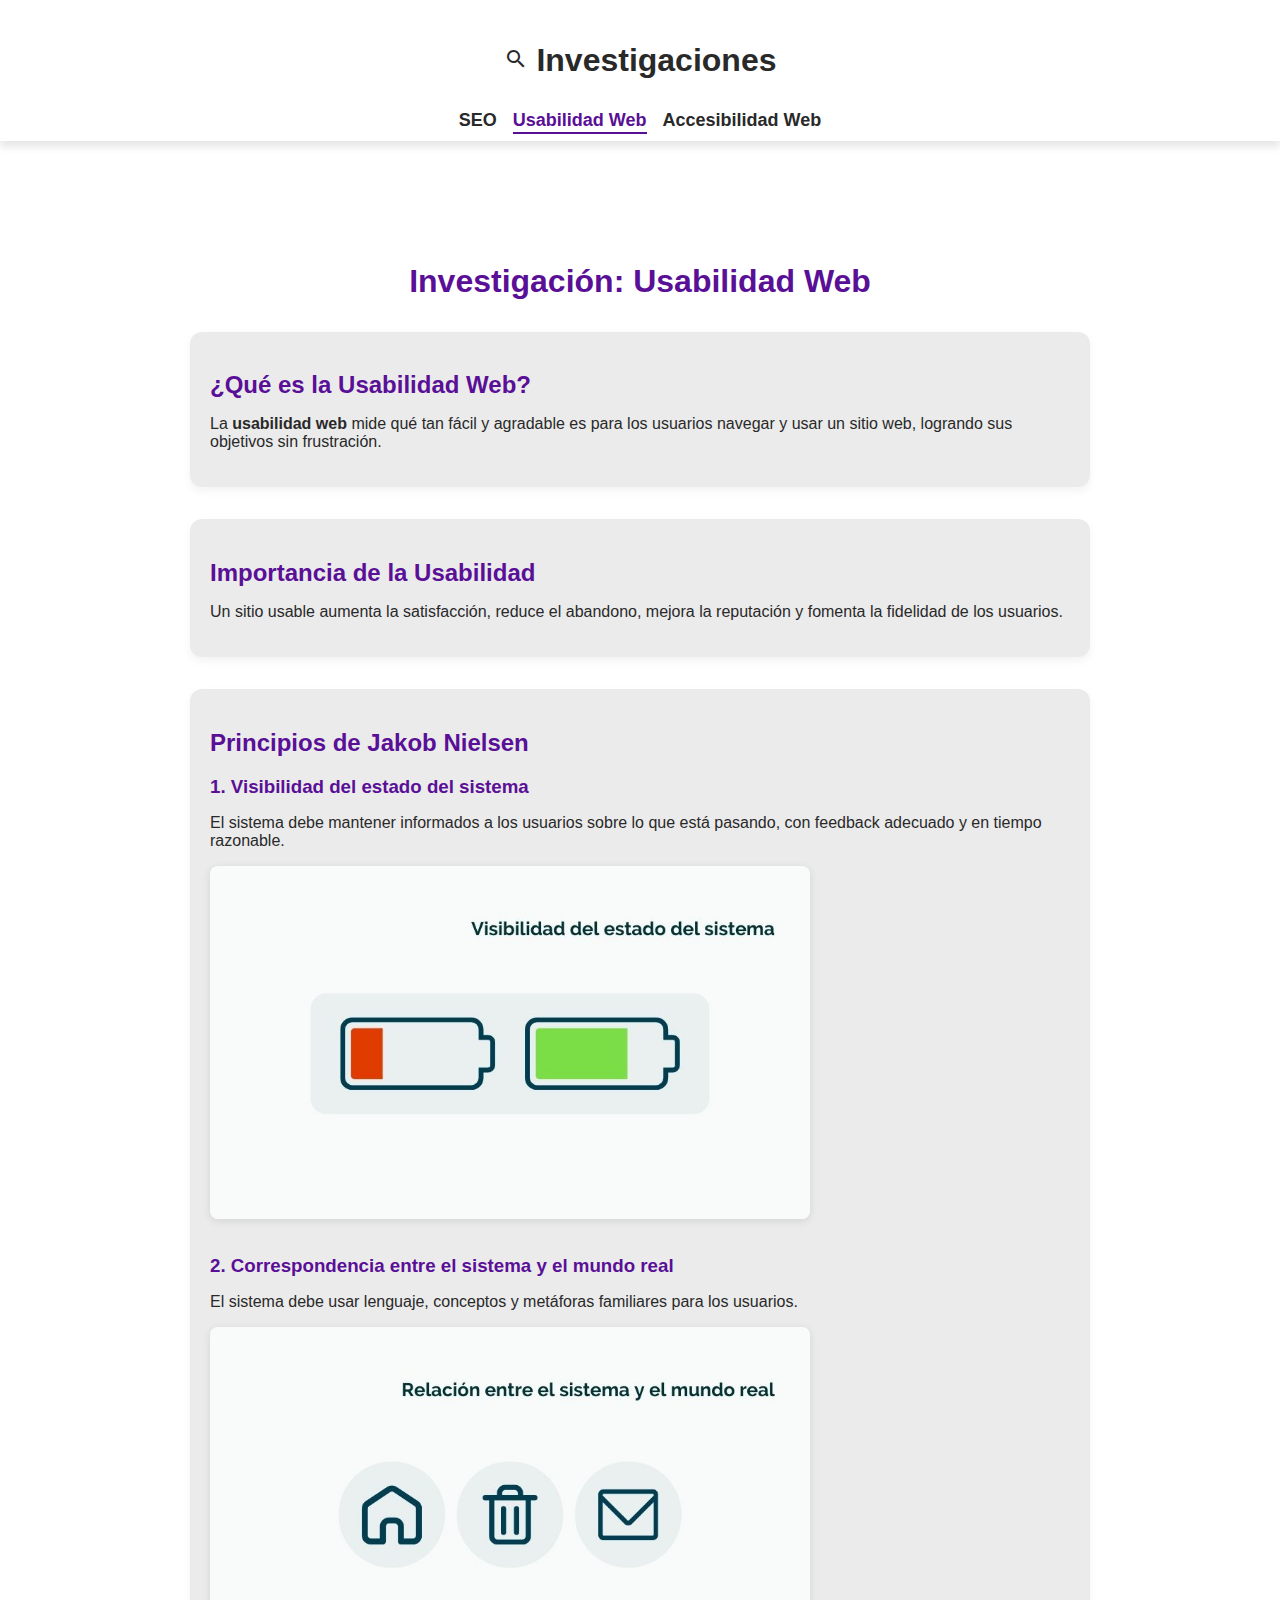
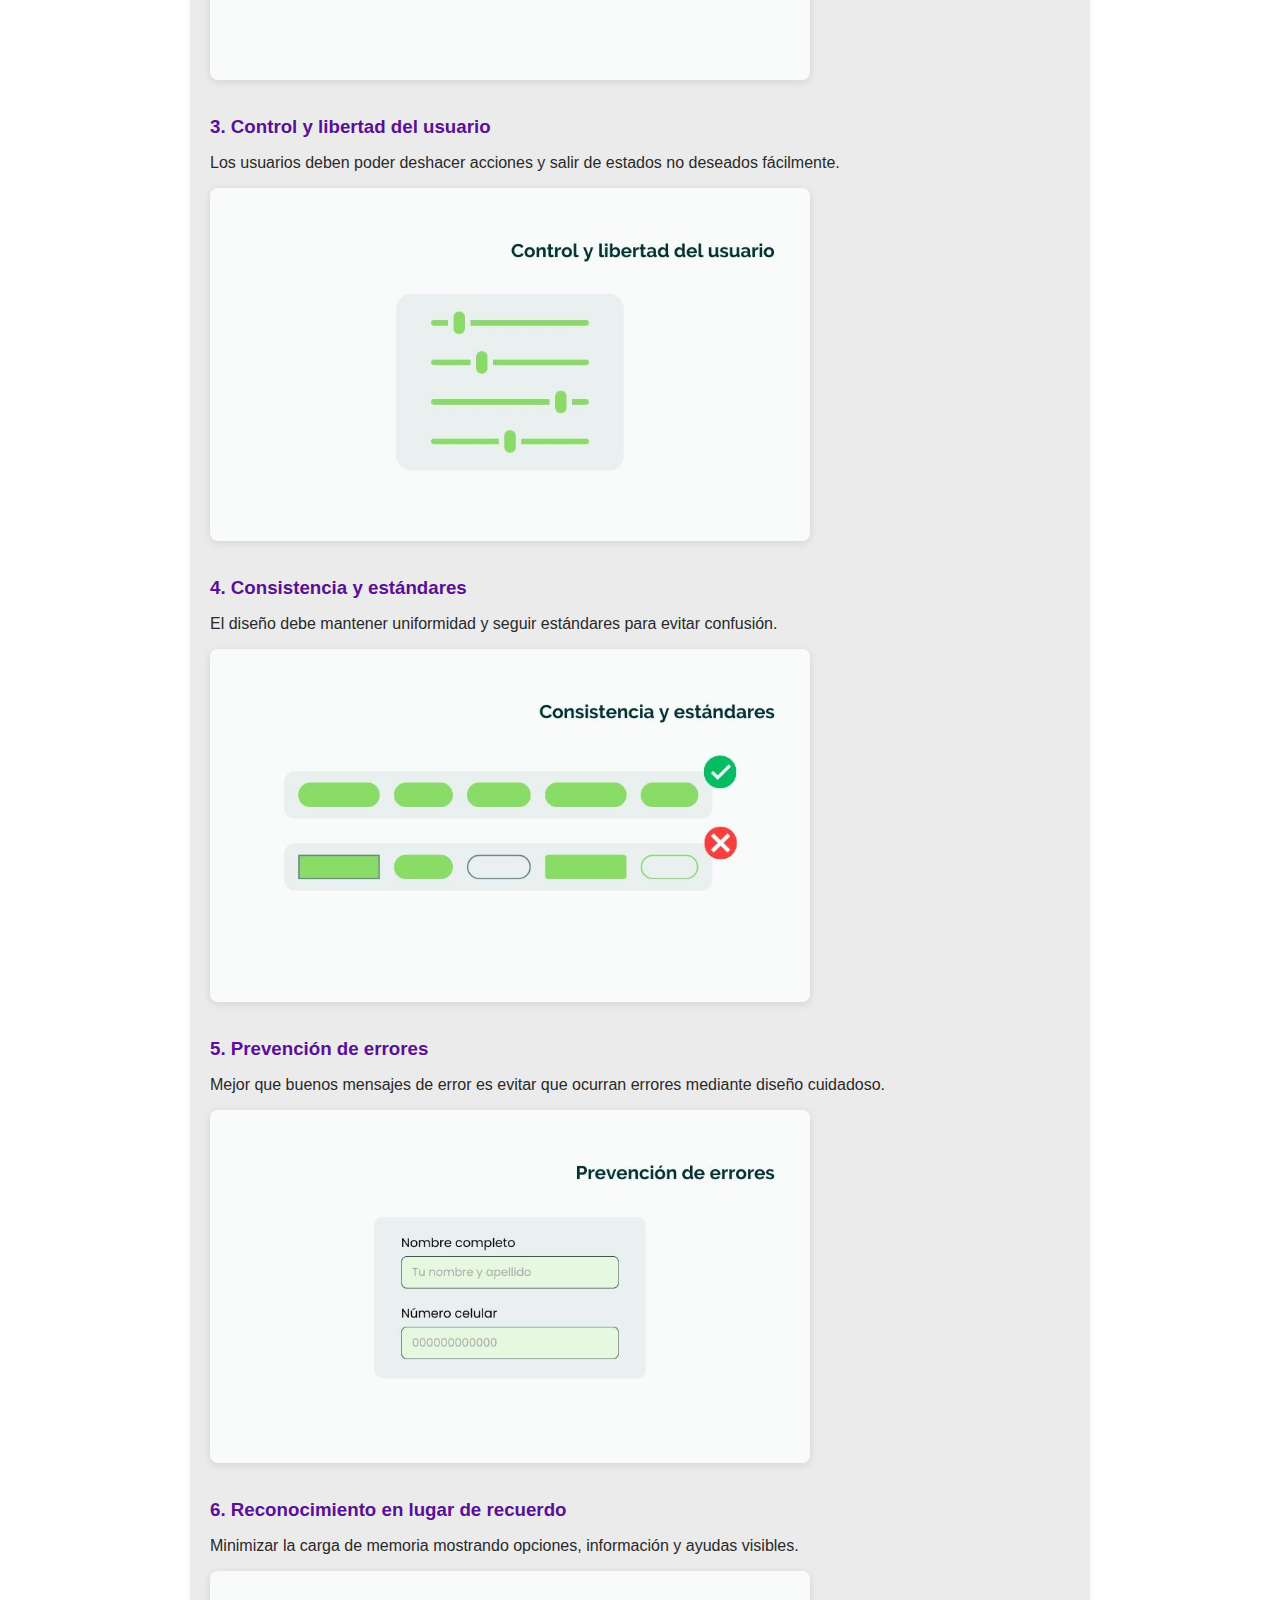
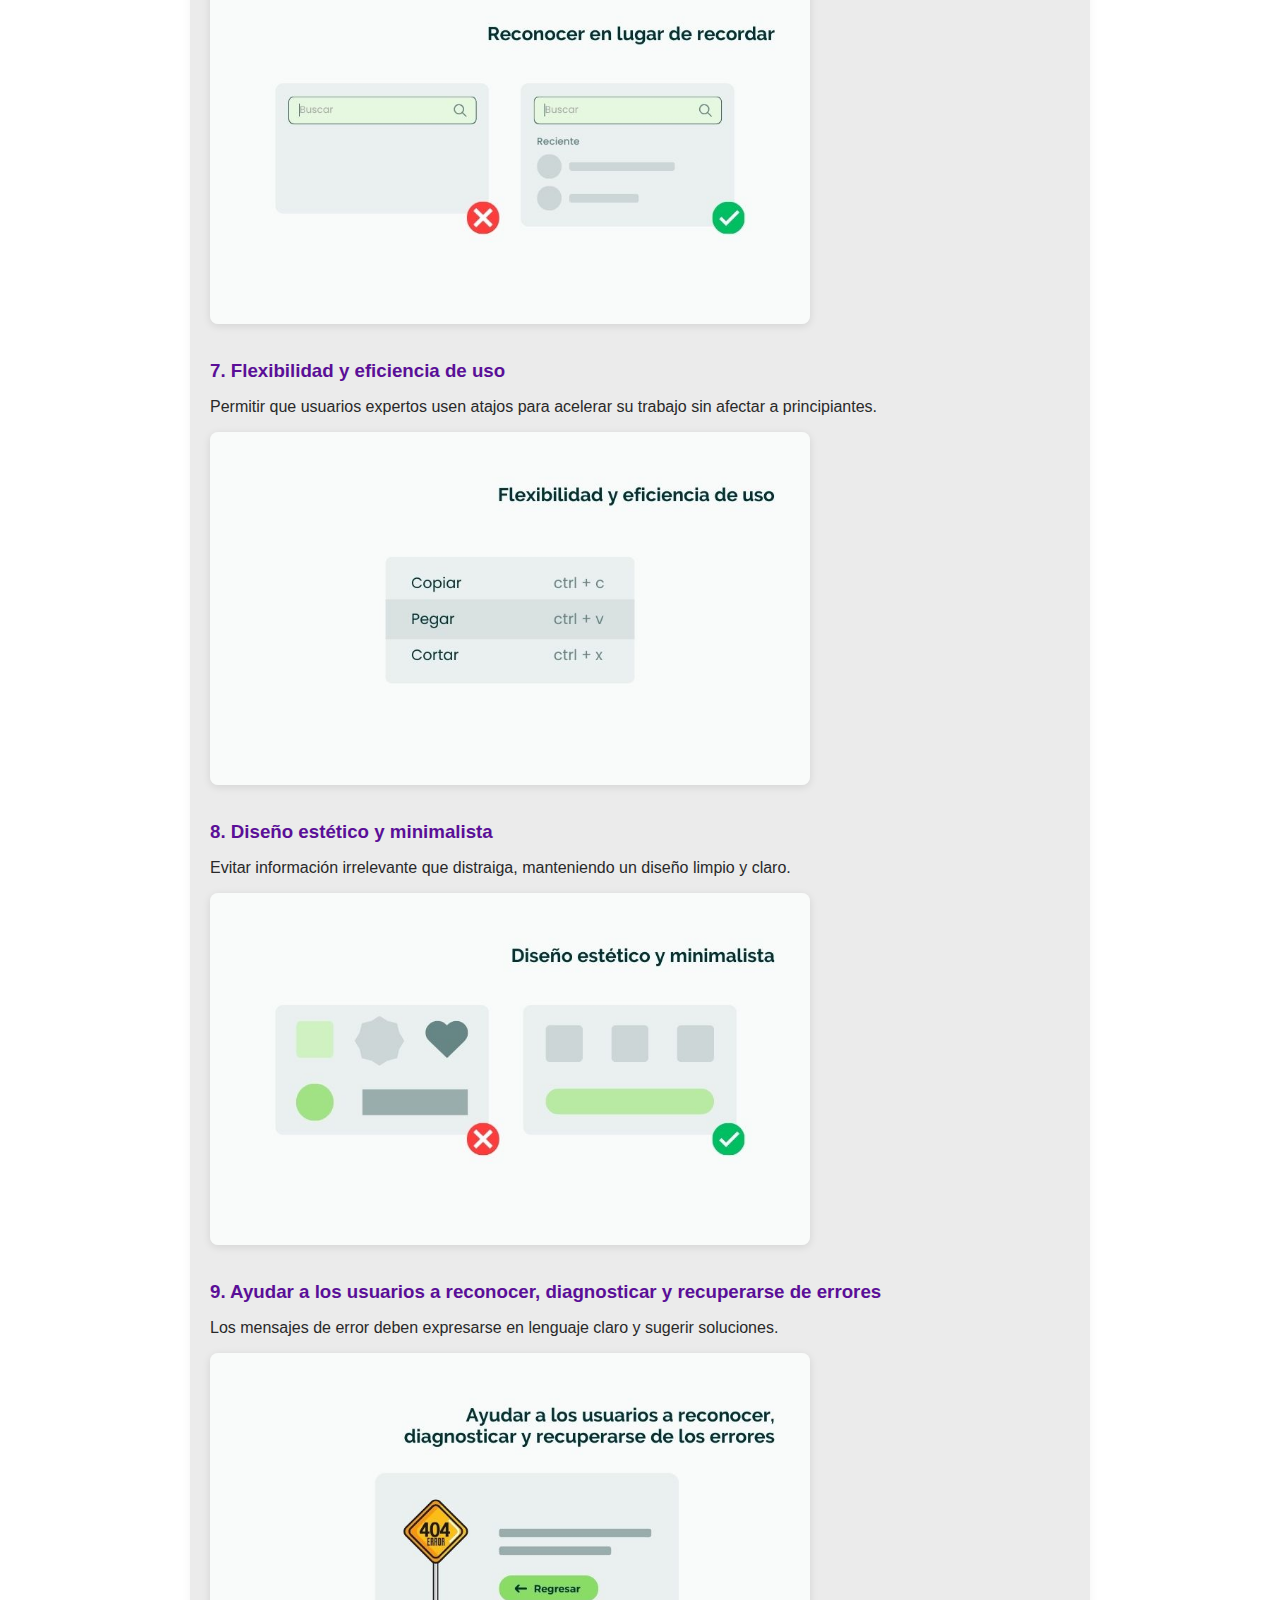
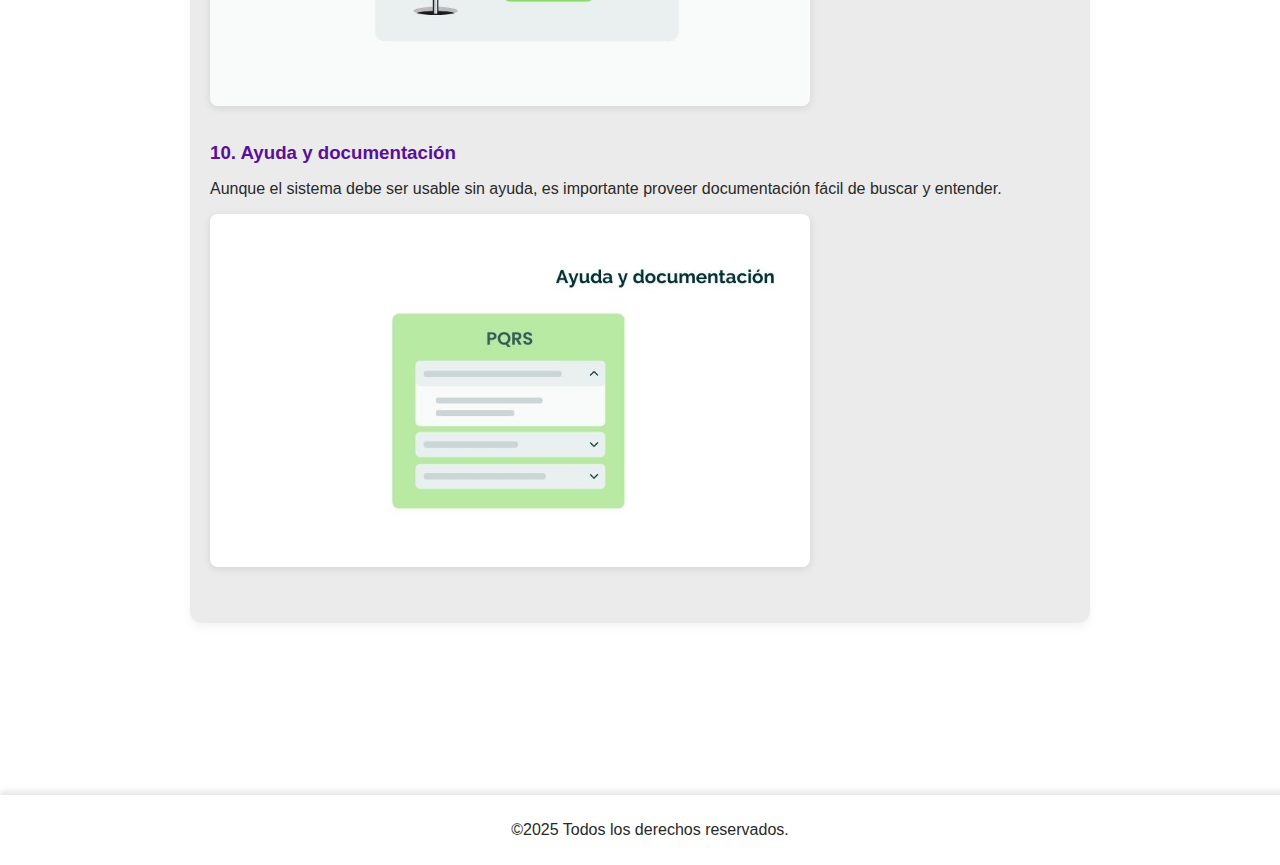
<file: usabilidad.html>
<!DOCTYPE html>
<html lang="es">

<head>
  <meta charset="UTF-8" />
  <meta name="viewport" content="width=device-width, initial-scale=1" />
  <title>Usabilidad Web - Investigación</title>
  <link rel="stylesheet" href="./css/UsabilidadStyleSheet.css" />
  <link rel="stylesheet" href="./css/animate.min.css" />
  <link rel="stylesheet" href="https://fonts.googleapis.com/icon?family=Material+Icons" />
</head>

<body>
  <header>
    <a href="index.html" class="Titulo">
      <h2 class="animate__animated animate__fadeIn">
        <i class="material-icons">search</i>
        Investigaciones
      </h2>
    </a>
    <nav>
      <ul>
        <li><a href="seo.html">SEO</a></li>
        <li><a href="usabilidad.html" class="activo">Usabilidad Web</a></li>
        <li><a href="accesibilidad.html">Accesibilidad Web</a></li>
      </ul>
    </nav>
  </header>

  <main class="contenedor">
    <h1 class="titulo-seccion">Investigación: Usabilidad Web</h1>

    <section class="usabilidad-bloque">
      <h2>¿Qué es la Usabilidad Web?</h2>
      <p>
        La <strong>usabilidad web</strong> mide qué tan fácil y agradable es para los usuarios navegar y usar un sitio web, logrando sus objetivos sin frustración.
      </p>
    </section>

    <section class="usabilidad-bloque">
      <h2>Importancia de la Usabilidad</h2>
      <p>
        Un sitio usable aumenta la satisfacción, reduce el abandono, mejora la reputación y fomenta la fidelidad de los usuarios.
      </p>
    </section>

    <section class="usabilidad-bloque">
      <h2>Principios de Jakob Nielsen</h2>

      <article class="principio">
        <h3>1. Visibilidad del estado del sistema</h3>
        <p>
          El sistema debe mantener informados a los usuarios sobre lo que está pasando, con feedback adecuado y en tiempo razonable.
        </p>
        <img src="./imgs/Visibilidad-del-estado-del-sistema.jpg" alt="Ejemplo visibilidad del estado" />
      </article>

      <article class="principio">
        <h3>2. Correspondencia entre el sistema y el mundo real</h3>
        <p>
          El sistema debe usar lenguaje, conceptos y metáforas familiares para los usuarios.
        </p>
        <img src="./imgs/Relacion-entre-el-sistema-y-el-mundo-real.jpg" alt="Ejemplo correspondencia sistema-mundo real" />
      </article>

      <article class="principio">
        <h3>3. Control y libertad del usuario</h3>
        <p>
          Los usuarios deben poder deshacer acciones y salir de estados no deseados fácilmente.
        </p>
        <img src="./imgs/Control-y-libertad-del-usuario.jpg" alt="Ejemplo control y libertad" />
      </article>

      <article class="principio">
        <h3>4. Consistencia y estándares</h3>
        <p>
          El diseño debe mantener uniformidad y seguir estándares para evitar confusión.
        </p>
        <img src="./imgs/Consistencia-y-estandares.jpg" alt="Ejemplo consistencia y estándares" />
      </article>

      <article class="principio">
        <h3>5. Prevención de errores</h3>
        <p>
          Mejor que buenos mensajes de error es evitar que ocurran errores mediante diseño cuidadoso.
        </p>
        <img src="./imgs/Prevencion-de-errores.jpg" alt="Ejemplo prevención de errores" />
      </article>

      <article class="principio">
        <h3>6. Reconocimiento en lugar de recuerdo</h3>
        <p>
          Minimizar la carga de memoria mostrando opciones, información y ayudas visibles.
        </p>
        <img src="./imgs/Reconocer-en-lugar-de-recordar.jpg" alt="Ejemplo reconocimiento en lugar de recuerdo" />
      </article>

      <article class="principio">
        <h3>7. Flexibilidad y eficiencia de uso</h3>
        <p>
          Permitir que usuarios expertos usen atajos para acelerar su trabajo sin afectar a principiantes.
        </p>
        <img src="./imgs/Flexibilidad-y-eficiencia-de-uso.jpg" alt="Ejemplo flexibilidad y eficiencia" />
      </article>

      <article class="principio">
        <h3>8. Diseño estético y minimalista</h3>
        <p>
          Evitar información irrelevante que distraiga, manteniendo un diseño limpio y claro.
        </p>
        <img src="./imgs/Diseno-estetico-y-minimalista.jpg" alt="Ejemplo diseño minimalista" />
      </article>

      <article class="principio">
        <h3>9. Ayudar a los usuarios a reconocer, diagnosticar y recuperarse de errores</h3>
        <p>
          Los mensajes de error deben expresarse en lenguaje claro y sugerir soluciones.
        </p>
        <img src="./imgs/Ayudar-a-los-usuarios-a-reconocer-diagnosticar-y-recuperarse-de-los-errores.jpg" alt="Ejemplo ayuda con errores" />
      </article>

      <article class="principio">
        <h3>10. Ayuda y documentación</h3>
        <p>
          Aunque el sistema debe ser usable sin ayuda, es importante proveer documentación fácil de buscar y entender.
        </p>
        <img src="./imgs/Ayuda-y-documentacion.jpg" alt="Ejemplo ayuda y documentación" />
      </article>
    </section>
  </main>

  <footer>
    <p>&copy;2025 Todos los derechos reservados.</p>
  </footer>
</body>

</html>
</file>
<file: css/IndexStyleSheet.css>
*{
    text-decoration: none;
}

body {
  font-family: 'Segoe UI', sans-serif;
  margin: 0;
  padding: 0;
  background-color: #ffffff;
  overflow-x: hidden;
}

header {
  background-color: #ffffff;
  color: rgb(0, 0, 0);
  padding: 10px;
  text-align: center;
  box-shadow: 0 6px 8px rgba(0, 0, 0, 0.1);
}

header h2 {
  font-size: 2rem;
  padding: 5px;
  text-decoration: none;
  font-weight: bold;
  color: #292929;
  transition: 0.3s ease;
}

header h2:hover {
  color: #5a0f97;
  scale: 1.02;
}

nav ul {
  list-style: none;
  display: flex;
  gap: 1rem;
  padding: 0;
  margin: 0 20px;
  flex-wrap: wrap;
  justify-content: center;
}

nav ul li a {
  color: #292929;
  text-decoration: none;
  font-size: large;
  font-weight: bold;
  transition: color 0.3s ease;
}

nav ul li a:hover {
  color: #5a0f97;
  scale: 1.002;
}

.Datos{
  max-width: 600px;
  width: 25rem;
  margin: 40px auto; 
  padding: 30px;
  background-color: #ebebeb;
  box-shadow: 0 6px 16px rgba(0, 0, 0, 0.1);
  border-radius: 12px;
  text-align: center;
}

.Investigaciones {
  display: grid;
  grid-template-columns: repeat(auto-fill, minmax(280px, 1fr));
  gap: 2rem; 
  padding: 3rem 2rem; 
  margin: 0 auto 2rem auto;
  max-width: 1200px;
  justify-items: center;
  margin-right: auto;
}

.Investigaciones a {
  text-decoration: none;
  color: #264653;
  width: 100%;
}

.Investigaciones .Investigacion {
  background-color: #ebebeb;
  padding: 16px 12px;
  border-radius: 8px;
  height: 1re;
  width: 100%;
  max-width: 350px;
  display: flex;
  flex-direction: column;
  justify-content: space-between;
  align-items: center;
  box-shadow: 0 6px 16px rgba(0, 0, 0, 0.1);
  transition: 0.3s ease;
}

.Investigaciones .Investigacion:hover {
  background-color: #d19cfc;
  scale: 1.03;
  box-shadow: 0 12px 32px rgba(0, 0, 0, 0.15);
}

footer{
    box-shadow: 0 -4px 6px rgba(0, 0, 0, 0.1);
    background-color: #ffffff;
    color: #292929;
    text-align: center;
    padding: 10px;
    position: fixed;
    bottom: 0;
    width: 100%;
}
</file>
<file: css/AccesibilidadStyleSheet.css>
*{
    text-decoration: none;
}

body {
  font-family: 'Segoe UI', sans-serif;
  margin: 0;
  padding: 0;
  background-color: #ffffff;
  overflow-x: hidden;
}

header {
  background-color: #ffffff;
  color: rgb(0, 0, 0);
  padding: 10px;
  text-align: center;
  box-shadow: 0 6px 8px rgba(0, 0, 0, 0.1);
}

header h2 {
  font-size: 2rem;
  padding: 5px;
  text-decoration: none;
  font-weight: bold;
  color: #292929;
  transition: 0.3s ease;
}

header h2:hover {
  color: #5a0f97;
  scale: 1.02;
}

nav ul {
  list-style: none;
  display: flex;
  gap: 1rem;
  padding: 0;
  margin: 0 20px;
  flex-wrap: wrap;
  justify-content: center;
}

nav ul li a {
  color: #292929;
  text-decoration: none;
  font-size: large;
  font-weight: bold;
  transition: color 0.3s ease;
}

nav ul li a:hover {
  color: #5a0f97;
  scale: 1.002;
}

.contenedor {
  max-width: 900px;
  margin: 80px auto 120px auto;
  padding: 20px;
  color: #292929;
}

.titulo-seccion {
  text-align: center;
  font-size: 2rem;
  margin-bottom: 2rem;
  color: #5a0f97;
}

.accesibilidad-bloque {
  background-color: #ebebeb;
  padding: 20px;
  border-radius: 12px;
  margin-bottom: 2rem;
  box-shadow: 0 4px 10px rgba(0, 0, 0, 0.05);
}

.accesibilidad-bloque h2 {
  color: #5a0f97;
  margin-bottom: 1rem;
}

.accesibilidad-bloque p {
  margin-bottom: 1rem;
}

.principio {
  margin-bottom: 2rem;
}

.principio h3 {
  color: #5a0f97;
  margin-bottom: 0.5rem;
}

.principio img {
  width: 100%;
  max-width: 600px;
  border-radius: 8px;
  box-shadow: 0 2px 8px rgba(0, 0, 0, 0.1);
}

footer{
    box-shadow: 0 -4px 6px rgba(0, 0, 0, 0.1);
    background-color: #ffffff;
    color: #292929;
    text-align: center;
    padding: 10px;
    width: 100%;
}

nav ul li a.activo {
  color: #5a0f97;
  font-weight: bold;
  border-bottom: 2px solid #5a0f97;
  padding-bottom: 2px;
}
</file>
<file: css/SeoStyleSheet.css>
*{
    text-decoration: none;
}

body {
  font-family: 'Segoe UI', sans-serif;
  margin: 0;
  padding: 0;
  background-color: #ffffff;
  overflow-x: hidden;
}

header {
  background-color: #ffffff;
  color: rgb(0, 0, 0);
  padding: 10px;
  text-align: center;
  box-shadow: 0 6px 8px rgba(0, 0, 0, 0.1);
}

header h2 {
  font-size: 2rem;
  padding: 5px;
  text-decoration: none;
  font-weight: bold;
  color: #292929;
  transition: 0.3s ease;
}

header h2:hover {
  color: #5a0f97;
  scale: 1.02;
}

nav ul {
  list-style: none;
  display: flex;
  gap: 1rem;
  padding: 0;
  margin: 0 20px;
  flex-wrap: wrap;
  justify-content: center;
}

nav ul li a {
  color: #292929;
  text-decoration: none;
  font-size: large;
  font-weight: bold;
  transition: color 0.3s ease;
}

nav ul li a:hover {
  color: #5a0f97;
  scale: 1.002;
}

.contenedor {
  max-width: 900px;
  margin: 80px auto 120px auto;
  padding: 20px;
  color: #292929;
}

.titulo-seccion {
  text-align: center;
  font-size: 2rem;
  margin-bottom: 2rem;
  color: #5a0f97;
}

.seo-bloque {
  background-color: #ebebeb;
  padding: 20px;
  border-radius: 12px;
  margin-bottom: 2rem;
  box-shadow: 0 4px 10px rgba(0, 0, 0, 0.05);
}

.seo-bloque h2 {
  color: #5a0f97;
  margin-bottom: 1rem;
}

.seo-bloque ul {
  padding-left: 1.5rem;
}

.seo-bloque li {
  margin-bottom: 0.5rem;
}


footer{
    box-shadow: 0 -4px 6px rgba(0, 0, 0, 0.1);
    background-color: #ffffff;
    color: #292929;
    text-align: center;
    padding: 10px;
    width: 100%;
}

nav ul li a.activo {
  color: #5a0f97;
  font-weight: bold;
  border-bottom: 2px solid #5a0f97;
  padding-bottom: 2px;
}
</file>
<file: css/UsabilidadStyleSheet.css>
*{
    text-decoration: none;
}

body {
  font-family: 'Segoe UI', sans-serif;
  margin: 0;
  padding: 0;
  background-color: #ffffff;
  overflow-x: hidden;
}

header {
  background-color: #ffffff;
  color: rgb(0, 0, 0);
  padding: 10px;
  text-align: center;
  box-shadow: 0 6px 8px rgba(0, 0, 0, 0.1);
}

header h2 {
  font-size: 2rem;
  padding: 5px;
  text-decoration: none;
  font-weight: bold;
  color: #292929;
  transition: 0.3s ease;
}

header h2:hover {
  color: #5a0f97;
  scale: 1.02;
}

nav ul {
  list-style: none;
  display: flex;
  gap: 1rem;
  padding: 0;
  margin: 0 20px;
  flex-wrap: wrap;
  justify-content: center;
}

nav ul li a {
  color: #292929;
  text-decoration: none;
  font-size: large;
  font-weight: bold;
  transition: color 0.3s ease;
}

nav ul li a:hover {
  color: #5a0f97;
  scale: 1.002;
}

.contenedor {
  max-width: 900px;
  margin: 80px auto 120px auto;
  padding: 20px;
  color: #292929;
}

.titulo-seccion {
  text-align: center;
  font-size: 2rem;
  margin-bottom: 2rem;
  color: #5a0f97;
}

.usabilidad-bloque {
  background-color: #ebebeb;
  padding: 20px;
  border-radius: 12px;
  margin-bottom: 2rem;
  box-shadow: 0 4px 10px rgba(0, 0, 0, 0.05);
}

.usabilidad-bloque h2 {
  color: #5a0f97;
  margin-bottom: 1rem;
}

.usabilidad-bloque p {
  margin-bottom: 1rem;
}

.principio {
  margin-bottom: 2rem;
}

.principio h3 {
  color: #5a0f97;
  margin-bottom: 0.5rem;
}

.principio img {
  width: 100%;
  max-width: 600px;
  border-radius: 8px;
  box-shadow: 0 2px 8px rgba(0, 0, 0, 0.1);
}

footer{
    box-shadow: 0 -4px 6px rgba(0, 0, 0, 0.1);
    background-color: #ffffff;
    color: #292929;
    text-align: center;
    padding: 10px;
    width: 100%;
}

nav ul li a.activo {
  color: #5a0f97;
  font-weight: bold;
  border-bottom: 2px solid #5a0f97;
  padding-bottom: 2px;
}
</file>
